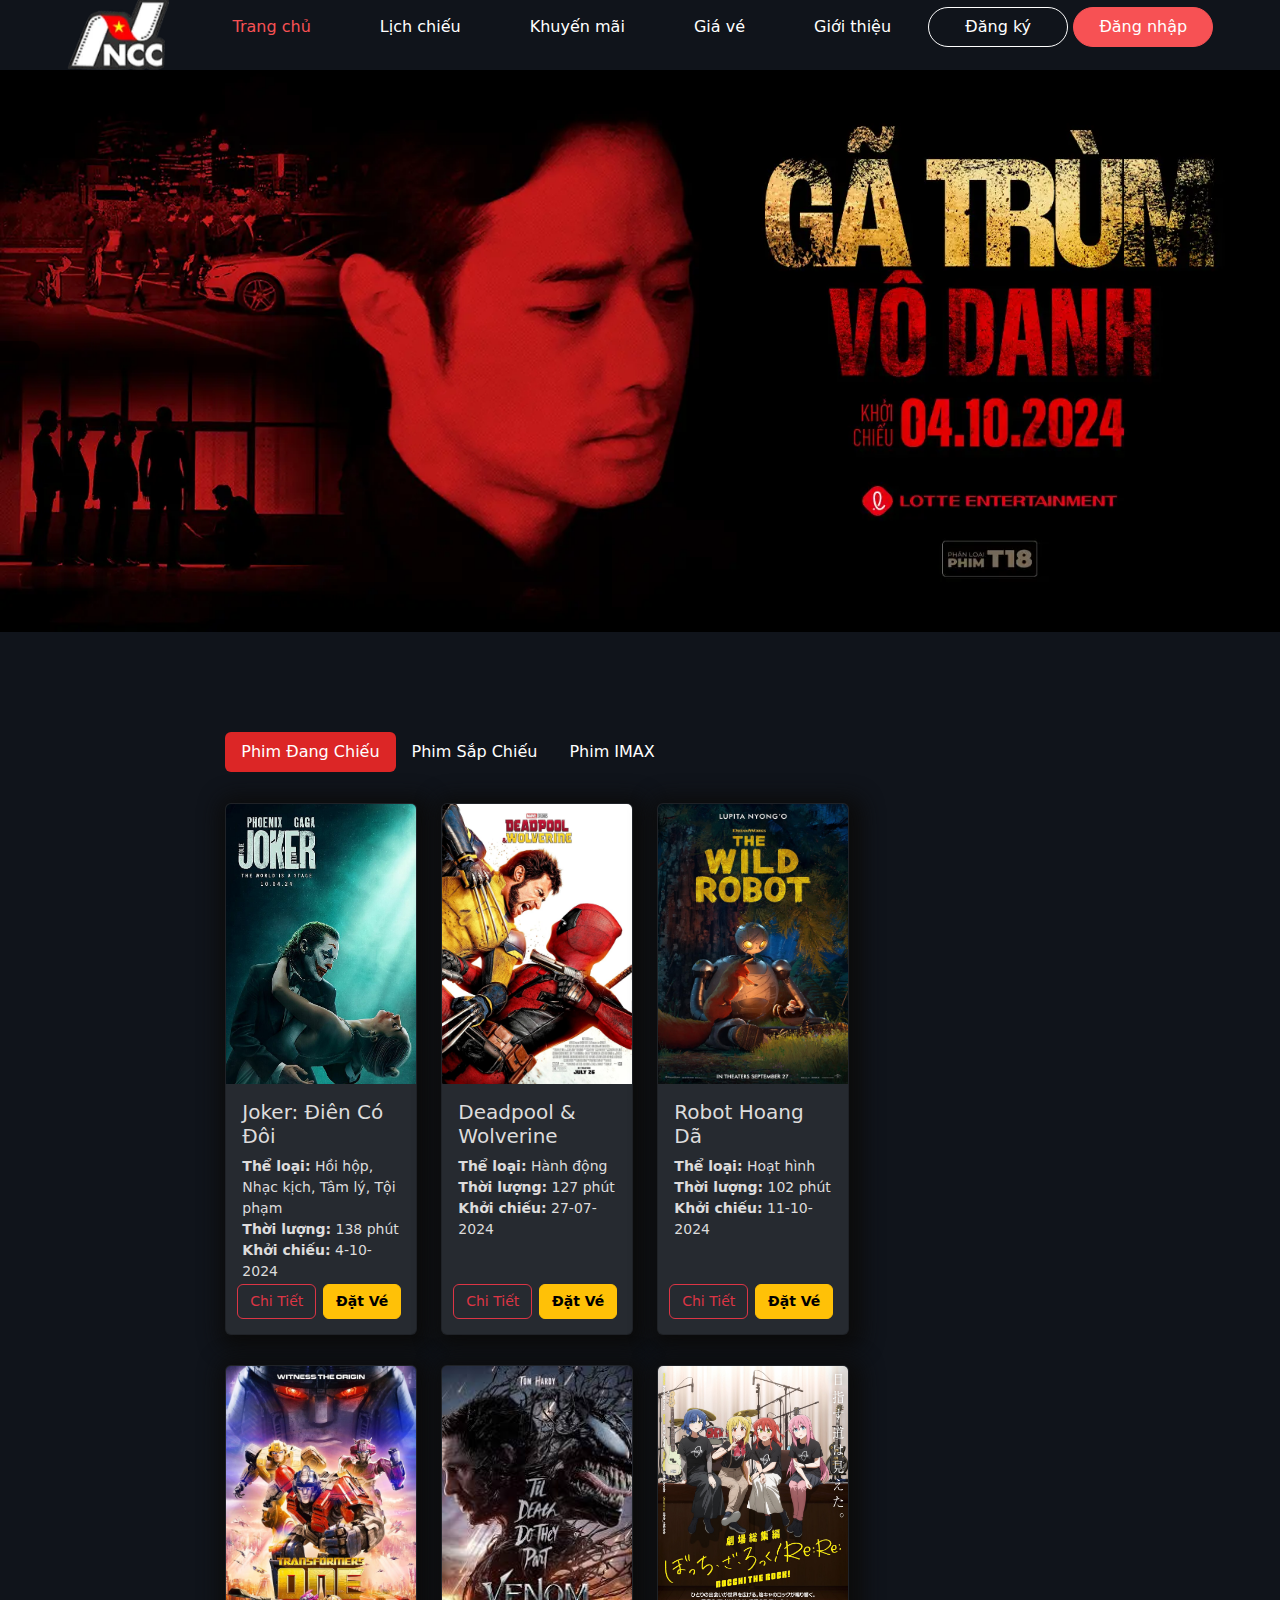
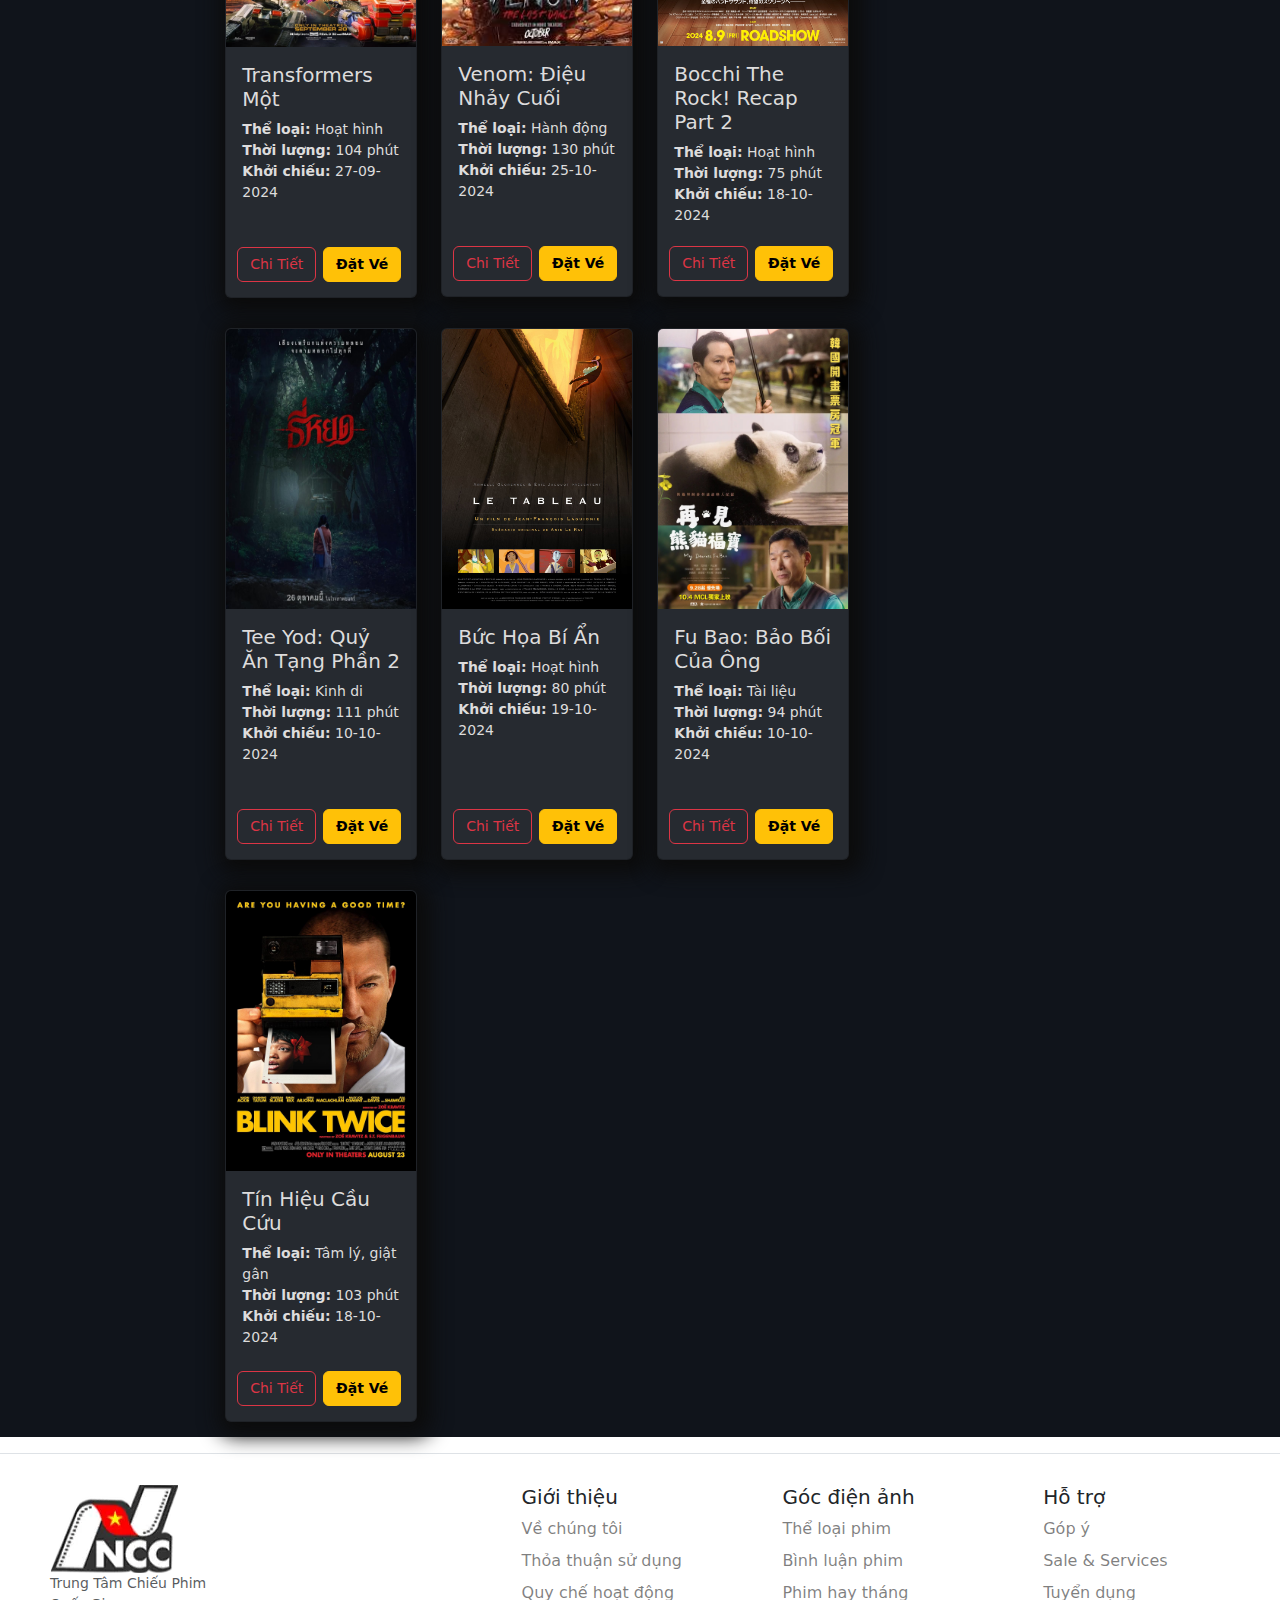
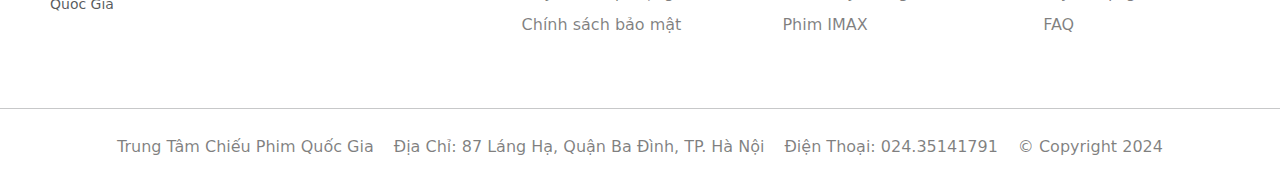
<file: index.html>
<!DOCTYPE html>
<html lang="en">

<head>
  <meta charset="UTF-8" />
  <meta name="viewport" content="width=device-width, initial-scale=1.0" />
  <link rel="stylesheet" href="./assets/css/style.css" />
  <link rel="stylesheet" href="./assets/css/responsive.css" />
  <link rel="stylesheet" href="https://cdnjs.cloudflare.com/ajax/libs/font-awesome/6.6.0/css/all.min.css"
    integrity="sha512-Kc323vGBEqzTmouAECnVceyQqyqdsSiqLQISBL29aUW4U/M7pSPA/gEUZQqv1cwx4OnYxTxve5UMg5GT6L4JJg=="
    crossorigin="anonymous" referrerpolicy="no-referrer" />
  <link href="https://cdn.jsdelivr.net/npm/bootstrap@5.3.3/dist/css/bootstrap.min.css" rel="stylesheet"
    integrity="sha384-QWTKZyjpPEjISv5WaRU9OFeRpok6YctnYmDr5pNlyT2bRjXh0JMhjY6hW+ALEwIH" crossorigin="anonymous" />
  <title>Cinema website</title>
</head>

<body>
  <div id="main">
    <!-- Header -->

    <div id="header">
      <div class="nav-logo">
        <img src="./assets/img/logo.webp" alt="">
        <div class="name">
          <p>TRUNG TÂM CHIẾU PHIM QUỐC GIA</p>
          <p>National Cinema Center</p>
        </div>
      </div>
      <div class="nav-menu">
        <i class="fa-solid fa-bars" id="menu-icon"></i>
      </div>
      <div class="nav-layout">
        <ul>
          <li><a href="" class="active">
              Trang chủ
            </a></li>
          <li><a href="">
              Lịch chiếu
            </a></li>
          <li><a href="">
              Khuyến mãi
            </a></li>
          <li><a href="./price.html">
              Giá vé
            </a></li>
          <li><a href="./introduction.html">
              Giới thiệu
            </a></li>
          <button class="btn-register">Đăng ký</button>
          <button class="btn-login">Đăng nhập</button>
        </ul>
      </div>
    </div>
    <!-- Login -->
    <div class="login js-login">
      <div class="login-container js-login-container">
        <div class="login-close js-login-close">
          <h1>Đăng nhập</h1>
          <i class="fa-solid fa-x"></i>
        </div>
        <div class="login-body">
          <label for="email"> Email</label>
          <input type="email" name="" id="" placeholder="Email">
          <label for="password"> Mật khẩu</label>
          <input type="password" name="" id="" placeholder="Mật Khẩu">
          <p>Quên mật khẩu?</p>
          <button class="btn">Đăng nhập</button>
        </div>
        <footer class="login-footer">
          <p>Bạn chưa có tài khoản? <a href="">Đăng ký</a></p>
        </footer>
      </div>
    </div>
    <div class="register js-register">

    </div>

    <!-- Slider -->
    <div id="slide">
      <img class="img hidden" src="./assets/img/0017896.webp" alt="" />
      <img class="img hidden" src="./assets/img/0017898.webp" alt="" />
      <img class="img hidden" src="./assets/img/0017900.webp" alt="" />
      <img class="img hidden" src="./assets/img/0017902.webp" alt="" />
      <img class="img hidden" src="./assets/img/0017904.webp" alt="" />
      <img class="img hidden" src="./assets/img/0017908.webp" alt="" />
      <img class="img hidden" src="./assets/img/0017910.webp" alt="" />
      <img class="img" src="./assets/img/0017915.webp" alt="" />
      <i onclick="prev()" class="fa-solid fa-circle-chevron-left slide-btn slide-btn-left prev"></i>
      <i onclick="next()" class="fa-solid fa-circle-chevron-right slide-btn slide-btn-right next"></i>
    </div>

    <!-- Container -->

    <!-- Content -->
  
    <div class="container-fluid text-center section" id="container">
      <div class="row content">
        <div class="col-sm-2 sidenav"></div>
        <div class="col-sm-8">
          <!-- Nav-Tabs -->
          <ul class="nav nav-pills mb-3" id="pills-tab" role="tablist" style="padding-top: 20px">
            <li class="nav-item movie-type" role="presentation">
              <button class="nav-link active" id="pills-nowshowing-tab" data-bs-toggle="pill" data-bs-target="#pills-nowshowing" type="button" role="tab" aria-controls="nowshowing" aria-selected="true">Phim Đang Chiếu</button>
            </li>
            <li class="nav-item" role="presentation">
              <button class="nav-link" id="pills-comingsoon-tab" data-bs-toggle="pill" data-bs-target="#pills-comingsoon" role="tab" aria-controls="comingsoon" aria-selected="false">Phim Sắp Chiếu</button>
            </li>
            <li class="nav-item" role="presentation">
              <button class="nav-link" id="pills-imax-tab" data-bs-toggle="pill" data-bs-target="#pills-imax" role="tab" aria-controls="imax" aria-selected="false">Phim IMAX</button>
            </li>
          </ul>
          <div class="tab-content" id="pills-tabContent">
            <div class="tab-pane fade show active" id="pills-nowshowing" role="tabpanel" aria-labelledby="pills-nowshowing-tab">
              <!-- Now Showing Movies -->
               <div class="row row-cols-auto list-container">
                <!-- Movie 1 -->
                <div class="col">
                  <div class="card movie-selection" style="width: 12rem">
                    <div class="img-container">
                      <img src="./images/joker2.jpg" class="card-img-top" alt="Joker" />
                    </div>
                    <div class="card-body">
                      <h5 class="card-title">Joker: Điên Có Đôi</h5>
                      <p class="card-text">
                        <b>Thể loại:</b> Hồi hộp, Nhạc kịch, Tâm lý, Tội phạm<br />
                        <b>Thời lượng:</b> 138 phút<br />
                        <b>Khởi chiếu:</b> 4-10-2024
                      </p>
                      <div class="d-grid gap-2 d-md-flex justify-content-md-end">
                        <a href="./movie_Joker2.html">
                          <button type="button" class="btn btn-warning" id="bottom">
                            Đặt Vé
                          </button>
                        </a>
                        <a href="./movie_Joker2.html">
                          <button type="button" class="btn btn-outline-danger" id="info_bottom">
                            Chi Tiết
                          </button>
                        </a>
                      </div>
                    </div>
                  </div>
                </div>

                <!-- Movie 2 -->
                <div class="col">
                  <div class="card" style="width: 12rem">
                    <div class="img-container">
                      <img src="./images/deadpool3.jpg" class="card-img-top" alt="Deadpool" />
                    </div>
                    <div class="card-body">
                      <h5 class="card-title">Deadpool & Wolverine</h5>
                      <p class="card-text">
                        <b>Thể loại:</b> Hành động<br />
                        <b>Thời lượng:</b> 127 phút<br />
                        <b>Khởi chiếu:</b> 27-07-2024
                      </p>
                      <div class="d-grid gap-2 d-md-flex justify-content-md-end">
                        <a href="https://www.youtube.com/watch?v=xvFZjo5PgG0">
                          <button type="button" class="btn btn-warning" id="bottom">
                            Đặt Vé
                          </button>
                        </a>
                        <a href="#">
                          <button type="button" class="btn btn-outline-danger" id="info_bottom">
                            Chi Tiết
                          </button>
                        </a>
                      </div>
                    </div>
                  </div>
                </div>
                <!-- Movie 3 -->
                <div class="col">
                  <div class="card" style="width: 12rem">
                    <div class="img-container">
                      <img src="./images/thewildrobot.jpg" class="card-img-top" alt="Robot Hoang Dã" />
                    </div>
                    <div class="card-body">
                      <h5 class="card-title">Robot Hoang Dã</h5>
                      <p class="card-text">
                        <b>Thể loại:</b> Hoạt hình<br />
                        <b>Thời lượng:</b> 102 phút<br />
                        <b>Khởi chiếu:</b> 11-10-2024
                      </p>
                      <div class="d-grid gap-2 d-md-flex justify-content-md-end">
                        <a href="https://www.youtube.com/watch?v=AXjm5cLgew0&t=3m1s">
                          <button type="button" class="btn btn-warning" id="bottom">
                            Đặt Vé
                          </button>
                        </a>
                        <a href="#">
                          <button type="button" class="btn btn-outline-danger" id="info_bottom">
                            Chi Tiết
                          </button>
                        </a>
                      </div>
                    </div>
                  </div>
                </div>
                <!-- Movie 4 -->
                <div class="col">
                  <div class="card" style="width: 12rem">
                    <div class="img-containter">
                      <img src="./images/transformersone.jpg" class="card-img-top" alt="Transformers One" />
                    </div>
                    <div class="card-body">
                      <h5 class="card-title">Transformers Một</h5>
                      <p class="card-text">
                        <b>Thể loại:</b> Hoạt hình<br />
                        <b>Thời lượng:</b> 104 phút<br />
                        <b>Khởi chiếu:</b> 27-09-2024
                      </p>
                      <div class="d-grid gap-2 d-md-flex justify-content-md-end">
                        <a href="https://www.youtube.com/watch?v=AXjm5cLgew0&t=3m1s">
                          <button type="button" class="btn btn-warning" id="bottom">
                            Đặt Vé
                          </button>
                        </a>
                        <a href="#">
                          <button type="button" class="btn btn-outline-danger" id="info_bottom">
                            Chi Tiết
                          </button>
                        </a>
                      </div>
                    </div>
                  </div>
                </div>
                <!-- Movie 5 -->
                <div class="col">
                  <div class="card" style="width: 12rem">
                    <div class="img-container">
                      <img src="./images/venom3.jpg" class="card-img-top" alt="Venom 3" />
                    </div>
                    <div class="card-body">
                      <h5 class="card-title">Venom: Điệu Nhảy Cuối</h5>
                      <p class="card-text">
                        <b>Thể loại:</b> Hành động<br />
                        <b>Thời lượng:</b> 130 phút<br />
                        <b>Khởi chiếu:</b> 25-10-2024
                      </p>
                      <div class="d-grid gap-2 d-md-flex justify-content-md-end">
                        <a href="https://www.youtube.com/watch?v=xvFZjo5PgG0">
                          <button type="button" class="btn btn-warning" id="bottom">
                            Đặt Vé
                          </button>
                        </a>
                        <a href="#">
                          <button type="button" class="btn btn-outline-danger" id="info_bottom">
                            Chi Tiết
                          </button>
                        </a>
                      </div>
                    </div>
                  </div>
                </div>
                <!-- Movie 6 -->
                <div class="col">
                  <div class="card" style="width: 12rem">
                    <div class="img-container">
                      <img src="./images/bocchitherock.jpg" class="card-img-top" alt="Bocchi The Rock" />
                    </div>
                    <div class="card-body">
                      <h5 class="card-title">Bocchi The Rock! Recap Part 2</h5>
                      <p class="card-text">
                        <b>Thể loại:</b> Hoạt hình<br />
                        <b>Thời lượng:</b> 75 phút<br />
                        <b>Khởi chiếu:</b> 18-10-2024
                      </p>
                      <div class="d-grid gap-2 d-md-flex justify-content-md-end">
                        <a href="https://www.youtube.com/watch?v=xvFZjo5PgG0">
                          <button type="button" class="btn btn-warning" id="bottom">
                            Đặt Vé
                          </button>
                        </a>
                        <a href="#">
                          <button type="button" class="btn btn-outline-danger" id="info_bottom">
                            Chi Tiết
                          </button>
                        </a>
                      </div>
                    </div>
                  </div>
                </div>
                <!-- Movie 7 -->
                <div class="col">
                  <div class="card" style="width: 12rem">
                    <div class="img-container">
                      <img src="./images/teeyod.jpg" class="card-img-top" alt="Tee Yod" />
                    </div>
                    <div class="card-body">
                      <h5 class="card-title">Tee Yod: Quỷ Ăn Tạng Phần 2</h5>
                      <p class="card-text">
                        <b>Thể loại:</b> Kinh di<br />
                        <b>Thời lượng:</b> 111 phút<br />
                        <b>Khởi chiếu:</b> 10-10-2024
                      </p>
                      <div class="d-grid gap-2 d-md-flex justify-content-md-end">
                        <a href="https://www.youtube.com/watch?v=xvFZjo5PgG0">
                          <button type="button" class="btn btn-warning" id="bottom">
                            Đặt Vé
                          </button>
                        </a>
                        <a href="#">
                          <button type="button" class="btn btn-outline-danger" id="info_bottom">
                            Chi Tiết
                          </button>
                        </a>
                      </div>
                    </div>
                  </div>
                </div>
                <!-- Movie 8 -->
                <div class="col">
                  <div class="card" style="width: 12rem">
                    <div class="img-container">
                      <img src="./images/letableau.jpg" class="card-img-top" alt="letableau" />
                    </div>
                    <div class="card-body">
                      <h5 class="card-title">Bức Họa Bí Ẩn</h5>
                      <p class="card-text">
                        <b>Thể loại:</b> Hoạt hình<br />
                        <b>Thời lượng:</b> 80 phút<br />
                        <b>Khởi chiếu:</b> 19-10-2024
                      </p>
                      <div class="d-grid gap-2 d-md-flex justify-content-md-end">
                        <a href="https://www.youtube.com/watch?v=xvFZjo5PgG0">
                          <button type="button" class="btn btn-warning" id="bottom">
                            Đặt Vé
                          </button>
                        </a>
                        <a href="#">
                          <button type="button" class="btn btn-outline-danger" id="info_bottom">
                            Chi Tiết
                          </button>
                        </a>
                      </div>
                    </div>
                  </div>
                </div>
                <!-- Movie 9 -->
                <div class="col">
                  <div class="card" style="width: 12rem">
                    <div class="img-container">
                      <img src="./images/fubao.jpg" class="card-img-top" alt="Fubao" />
                    </div>
                    <div class="card-body">
                      <h5 class="card-title">Fu Bao: Bảo Bối Của Ông</h5>
                      <p class="card-text">
                        <b>Thể loại:</b> Tài liệu<br />
                        <b>Thời lượng:</b> 94 phút<br />
                        <b>Khởi chiếu:</b> 10-10-2024
                      </p>
                      <div class="d-grid gap-2 d-md-flex justify-content-md-end">
                        <a href="https://www.youtube.com/watch?v=xvFZjo5PgG0">
                          <button type="button" class="btn btn-warning" id="bottom">
                            Đặt Vé
                          </button>
                        </a>
                        <a href="#">
                          <button type="button" class="btn btn-outline-danger" id="info_bottom">
                            Chi Tiết
                          </button>
                        </a>
                      </div>
                    </div>
                  </div>
                </div>
                <!-- Movie 10 -->
                <div class="col">
                  <div class="card" style="width: 12rem">
                    <div class="img-container">
                      <img src="./images/blinktwice.jpg" class="card-img-top" alt="Blink Twice" />
                    </div>
                    <div class="card-body">
                      <h5 class="card-title">Tín Hiệu Cầu Cứu</h5>
                      <p class="card-text">
                        <b>Thể loại:</b> Tâm lý, giật gân<br />
                        <b>Thời lượng:</b> 103 phút<br />
                        <b>Khởi chiếu:</b> 18-10-2024
                      </p>
                      <div class="d-grid gap-2 d-md-flex justify-content-md-end">
                        <a href="https://www.youtube.com/watch?v=xvFZjo5PgG0">
                          <button type="button" class="btn btn-warning" id="bottom">
                            Đặt Vé
                          </button>
                        </a>
                        <a href="#">
                          <button type="button" class="btn btn-outline-danger" id="info_bottom">
                            Chi Tiết
                          </button>
                        </a>
                      </div>
                    </div>
                  </div>
                </div>
               </div>
            </div>
            <div class="tab-pane fade" id="pills-comingsoon" role="tabpanel" aria-labelledby="pills-comingsoon-tab">
              <!-- Coming Soon Movies -->
               <div class="row row-cols-auto list-container">
                  <!-- Movie 1 -->
                <div class="col">
                  <div class="card" style="width: 12rem">
                    <div class="img-container">
                      <img src="./images/redone.jpg" class="card-img-top" alt="Red One" />
                    </div>
                    <div class="card-body">
                      <h5 class="card-title">Mật Mã Đỏ</h5>
                      <p class="card-text">
                        <b>Thể loại:</b> Hành động, hài, phiêu lưu<br />
                        <b>Thời lượng:</b> 105 phút<br />
                        <b>Khởi chiếu:</b> 8-11-2024
                      </p>
                      <div class="d-grid gap-2 d-md-flex justify-content-md-end">
                        <a href="https://www.youtube.com/watch?v=xvFZjo5PgG0">
                          <button type="button" class="btn btn-warning" id="bottom">
                            Đặt Vé
                          </button>
                        </a>
                        <a href="#">
                          <button type="button" class="btn btn-outline-danger" id="info_bottom">
                            Chi Tiết
                          </button>
                        </a>
                      </div>
                    </div>
                  </div>
                </div>
                <!-- Movie 2 -->
                <div class="col">
                  <div class="card" style="width: 12rem">
                    <div class="img-container">
                      <img src="./images/mufasa.jpg" class="card-img-top" alt="Mufasa" />
                    </div>
                    <div class="card-body">
                      <h5 class="card-title">Mufasa: Vua Sư Tử</h5>
                      <p class="card-text">
                        <b>Thể loại:</b> Hooạt hình, phiêu lưu<br />
                        <b>Thời lượng:</b> 105 phút<br />
                        <b>Khởi chiếu:</b> 20-12-2024
                      </p>
                      <div class="d-grid gap-2 d-md-flex justify-content-md-end">
                        <a href="https://www.youtube.com/watch?v=xvFZjo5PgG0">
                          <button type="button" class="btn btn-warning" id="bottom">
                            Đặt Vé
                          </button>
                        </a>
                        <a href="#">
                          <button type="button" class="btn btn-outline-danger" id="info_bottom">
                            Chi Tiết
                          </button>
                        </a>
                      </div>
                    </div>
                  </div>
                </div>
                <!-- Movie 3 -->
                <div class="col">
                  <div class="card" style="width: 12rem">
                    <div class="img-container">
                      <img src="./images/culinevercries.jpg" class="card-img-top" alt="Cu Li Never Cries" />
                    </div>
                    <div class="card-body">
                      <h5 class="card-title">Cu Li Không Bao Giờ Khóc</h5>
                      <p class="card-text">
                        <b>Thể loại:</b> Tâm Lý<br />
                        <b>Thời lượng:</b> 120 phút<br />
                        <b>Khởi chiếu:</b> 15-11-2024
                      </p>
                      <div class="d-grid gap-2 d-md-flex justify-content-md-end">
                        <a href="https://www.youtube.com/watch?v=xvFZjo5PgG0">
                          <button type="button" class="btn btn-warning" id="bottom">
                            Đặt Vé
                          </button>
                        </a>
                        <a href="#">
                          <button type="button" class="btn btn-outline-danger" id="info_bottom">
                            Chi Tiết
                          </button>
                        </a>
                      </div>
                    </div>
                  </div>
                </div>
                <!-- Movie 4 -->
                <div class="col">
                  <div class="card" style="width: 12rem">
                    <div class="img-container">
                      <img src="./images/kraven.jpg" class="card-img-top" alt="Kraven" />
                    </div>
                    <div class="card-body">
                      <h5 class="card-title">Kraven: Thợ Săn Thủ Lĩnh</h5>
                      <p class="card-text">
                        <b>Thể loại:</b> Hành động, hài, phiêu lưu<br />
                        <b>Thời lượng:</b> 115 phút<br />
                        <b>Khởi chiếu:</b> 13-12-2024
                      </p>
                      <div class="d-grid gap-2 d-md-flex justify-content-md-end">
                        <a href="https://www.youtube.com/watch?v=xvFZjo5PgG0">
                          <button type="button" class="btn btn-warning" id="bottom">
                            Đặt Vé
                          </button>
                        </a>
                        <a href="#">
                          <button type="button" class="btn btn-outline-danger" id="info_bottom">
                            Chi Tiết
                          </button>
                        </a>
                      </div>
                    </div>
                  </div>
                </div>
                <!-- Movie 5 -->
                <div class="col">
                  <div class="card" style="width: 12rem">
                    <div class="img-container">
                      <img src="./images/captainamerica.jpg" class="card-img-top" alt="Captain America" />
                    </div>
                    <div class="card-body">
                      <h5 class="card-title">Đội Trưởng Mỹ: Trật Tự Thế Giới Mới</h5>
                      <p class="card-text">
                        <b>Thể loại:</b> Hành động<br />
                        <b>Thời lượng:</b> 120 phút<br />
                        <b>Khởi chiếu:</b> 14-02-2025
                      </p>
                      <div class="d-grid gap-2 d-md-flex justify-content-md-end">
                        <a href="https://www.youtube.com/watch?v=xvFZjo5PgG0">
                          <button type="button" class="btn btn-warning" id="bottom">
                            Đặt Vé
                          </button>
                        </a>
                        <a href="#">
                          <button type="button" class="btn btn-outline-danger" id="info_bottom">
                            Chi Tiết
                          </button>
                        </a>
                      </div>
                    </div>
                  </div>
                </div>
                <!-- Movie 6 -->
                <div class="col">
                  <div class="card" style="width: 12rem">
                    <div class="img-container">
                      <img src="./images/minecraft.jpg" class="card-img-top" alt="Minecraft" />
                    </div>
                    <div class="card-body">
                      <h5 class="card-title">Thế Giới Minecraft</h5>
                      <p class="card-text">
                        <b>Thể loại:</b> Hài, phiêu lưu<br />
                        <b>Thời lượng:</b> 100 phút<br />
                        <b>Khởi chiếu:</b> 04-2025
                      </p>
                      <div class="d-grid gap-2 d-md-flex justify-content-md-end">
                        <a href="https://www.youtube.com/watch?v=xvFZjo5PgG0">
                          <button type="button" class="btn btn-warning" id="bottom">
                            Đặt Vé
                          </button>
                        </a>
                        <a href="#">
                          <button type="button" class="btn btn-outline-danger" id="info_bottom">
                            Chi Tiết
                          </button>
                        </a>
                      </div>
                    </div>
                  </div>
                </div>
                <!-- Movie 7 -->
                <div class="col">
                  <div class="card" style="width: 12rem">
                    <div class="img-container">
                      <img src="./images/thunderbolts.jpg" class="card-img-top" alt="Thunderbolts" />
                    </div>
                    <div class="card-body">
                      <h5 class="card-title">Biệt Đội Sấm Chớp</h5>
                      <p class="card-text">
                        <b>Thể loại:</b> Hành động<br />
                        <b>Thời lượng:</b> 118 phút<br />
                        <b>Khởi chiếu:</b> 02-05-2025
                      </p>
                      <div class="d-grid gap-2 d-md-flex justify-content-md-end">
                        <a href="https://www.youtube.com/watch?v=xvFZjo5PgG0">
                          <button type="button" class="btn btn-warning" id="bottom">
                            Đặt Vé
                          </button>
                        </a>
                        <a href="#">
                          <button type="button" class="btn btn-outline-danger" id="info_bottom">
                            Chi Tiết
                          </button>
                        </a>
                      </div>
                    </div>
                  </div>
                </div>
                <!-- Movie 8 -->
                <div class="col">
                  <div class="card" style="width: 12rem">
                    <div class="img-container">
                      <img src="./images/snowwhite.jpg" class="card-img-top" alt="Snow White" />
                    </div>
                    <div class="card-body">
                      <h5 class="card-title">Nàng Bạch Tuyết</h5>
                      <p class="card-text">
                        <b>Thể loại:</b> Phiêu lưu, tâm lý<br />
                        <b>Thời lượng:</b> 105 phút<br />
                        <b>Khởi chiếu:</b> 03-2025
                      </p>
                      <div class="d-grid gap-2 d-md-flex justify-content-md-end">
                        <a href="https://www.youtube.com/watch?v=xvFZjo5PgG0">
                          <button type="button" class="btn btn-warning" id="bottom">
                            Đặt Vé
                          </button>
                        </a>
                        <a href="#">
                          <button type="button" class="btn btn-outline-danger" id="info_bottom">
                            Chi Tiết
                          </button>
                        </a>
                      </div>
                    </div>
                  </div>
                </div>
                <!-- Movie 1 -->
                <div class="col">
                  <div class="card" style="width: 12rem">
                    <div class="img-container">
                      <img src="./images/moana2.jpg" class="card-img-top" alt="Moana 2" />
                    </div>
                    <div class="card-body">
                      <h5 class="card-title">Moana 2</h5>
                      <p class="card-text">
                        <b>Thể loại:</b> Hoạt hình, phiêu lưu<br />
                        <b>Thời lượng:</b> 90 phút<br />
                        <b>Khởi chiếu:</b> 29-11-2024
                      </p>
                      <div class="d-grid gap-2 d-md-flex justify-content-md-end">
                        <a href="https://www.youtube.com/watch?v=xvFZjo5PgG0">
                          <button type="button" class="btn btn-warning" id="bottom">
                            Đặt Vé
                          </button>
                        </a>
                        <a href="#">
                          <button type="button" class="btn btn-outline-danger" id="info_bottom">
                            Chi Tiết
                          </button>
                        </a>
                      </div>
                    </div>
                  </div>
                </div>
              </div>
            </div>
            <div class="tab-pane fade" id="pills-imax" role="tabpanel" aria-labelledby="pills-imax-tab">
              <!-- IMAX Movies -->
              <div class="row row-cols-auto list-container">
                <!-- Movie 1 -->
                <div class="col">
                  <div class="card" style="width: 12rem">
                    <div class="img-container">
                      <img src="./images/joker2.jpg" class="card-img-top" alt="Joker" />
                    </div>
                    <div class="card-body">
                      <h5 class="card-title">Joker: Điên Có Đôi</h5>
                      <p class="card-text">
                        <b>Thể loại:</b> Hồi hộp, Nhạc kịch, Tâm lý, Tội phạm<br />
                        <b>Thời lượng:</b> 138 phút<br />
                        <b>Khởi chiếu:</b> 4-10-2024
                      </p>
                      <div class="d-grid gap-2 d-md-flex justify-content-md-end">
                        <a href="./movie_Joker2.html">
                          <button type="button" class="btn btn-warning" id="bottom">
                            Đặt Vé
                          </button>
                        </a>
                        <a href="./movie_Joker2.html">
                          <button type="button" class="btn btn-outline-danger" id="info_bottom">
                            Chi Tiết
                          </button>
                        </a>
                      </div>
                    </div>
                  </div>
                </div>
                <!-- Movie 2 -->
                <div class="col">
                  <div class="card" style="width: 12rem">
                    <div class="img-container">
                      <img src="./images/deadpool3.jpg" class="card-img-top" alt="Deadpool" />
                    </div>
                    <div class="card-body">
                      <h5 class="card-title">Deadpool & Wolverine</h5>
                      <p class="card-text">
                        <b>Thể loại:</b> Hành động<br />
                        <b>Thời lượng:</b> 127 phút<br />
                        <b>Khởi chiếu:</b> 27-07-2024
                      </p>
                      <div class="d-grid gap-2 d-md-flex justify-content-md-end">
                        <a href="https://www.youtube.com/watch?v=xvFZjo5PgG0">
                          <button type="button" class="btn btn-warning" id="bottom">
                            Đặt Vé
                          </button>
                        </a>
                        <a href="#">
                          <button type="button" class="btn btn-outline-danger" id="info_bottom">
                            Chi Tiết
                          </button>
                        </a>
                      </div>
                    </div>
                  </div>
                </div>
                <!-- Movie 3 -->
                <div class="col">
                  <div class="card" style="width: 12rem">
                    <div class="img-container">
                      <img src="./images/venom3.jpg" class="card-img-top" alt="Venom 3" />
                    </div>
                    <div class="card-body">
                      <h5 class="card-title">Venom: Điệu Nhảy Cuối</h5>
                      <p class="card-text">
                        <b>Thể loại:</b> Hành động<br />
                        <b>Thời lượng:</b> 130 phút<br />
                        <b>Khởi chiếu:</b> 25-10-2024
                      </p>
                      <div class="d-grid gap-2 d-md-flex justify-content-md-end">
                        <a href="https://www.youtube.com/watch?v=xvFZjo5PgG0">
                          <button type="button" class="btn btn-warning" id="bottom">
                            Đặt Vé
                          </button>
                        </a>
                        <a href="#">
                          <button type="button" class="btn btn-outline-danger" id="info_bottom">
                            Chi Tiết
                          </button>
                        </a>
                      </div>
                    </div>
                  </div>
                </div>
              </div>
              
            </div>
          </div>
          
        <div class="col-sm-2 sidenav">
          <!-- blank -->
        </div>
      </div>
    </div>
    <script src="./assets/js/slide.js"></script>
  </div>
  <!-- Footer -->
  <div class="footer">
    <footer class="row row-cols-1 row-cols-sm-2 row-cols-md-5 py-3 my-3 border-top">
      <div class="col mb-3 footer-logo">
        <a href="./index.html">
          <img src="./assets/img/logo.webp" alt="" />
        </a>
        <p class="text-muted" style="font-size: 14px">
          Trung Tâm Chiếu Phim Quốc Gia
        </p>
      </div>
      <div class="col mb-3"></div>
      <div class="col mb-3">
        <h5>Giới thiệu</h5>
        <ul class="nav flex-column">
          <li class="nav-item mb-2"><a href="#">Về chúng tôi</a></li>
          <li class="nav-item mb-2"><a href="#">Thỏa thuận sử dụng</a></li>
          <li class="nav-item mb-2"><a href="#">Quy chế hoạt động</a></li>
          <li class="nav-item mb-2"><a href="#">Chính sách bảo mật</a></li>
        </ul>
      </div>
      <div class="col mb-3">
        <h5>Góc điện ảnh</h5>
        <ul class="nav flex-column">
          <li class="nav-item mb-2"><a href="#">Thể loại phim</a></li>
          <li class="nav-item mb-2"><a href="#">Bình luận phim</a></li>
          <li class="nav-item mb-2"><a href="#">Phim hay tháng</a></li>
          <li class="nav-item mb-2"><a href="#">Phim IMAX</a></li>
        </ul>
      </div>
      <div class="col mb-3">
        <h5>Hỗ trợ</h5>
        <ul class="nav flex-column">
          <li class="nav-item mb-2"><a href="#">Góp ý</a></li>
          <li class="nav-item mb-2"><a href="#">Sale & Services</a></li>
          <li class="nav-item mb-2"><a href="#">Tuyển dụng</a></li>
          <li class="nav-item mb-2"><a href="#">FAQ</a></li>
        </ul>
      </div>
    </footer>
    <hr />
    <div class="cinema-info" style="text-align: center">
      <p>Trung Tâm Chiếu Phim Quốc Gia</p>
      <p>Địa Chỉ: 87 Láng Hạ, Quận Ba Đình, TP. Hà Nội</p>
      <p>Điện Thoại: 024.35141791</p>
      <br />
      <p>&copy; Copyright 2024</p>
    </div>
  </div>
  <script src="https://cdn.jsdelivr.net/npm/bootstrap@5.3.3/dist/js/bootstrap.min.js"
    integrity="sha384-0pUGZvbkm6XF6gxjEnlmuGrJXVbNuzT9qBBavbLwCsOGabYfZo0T0to5eqruptLy"
    crossorigin="anonymous"></script>
</body>

</html>
</file>
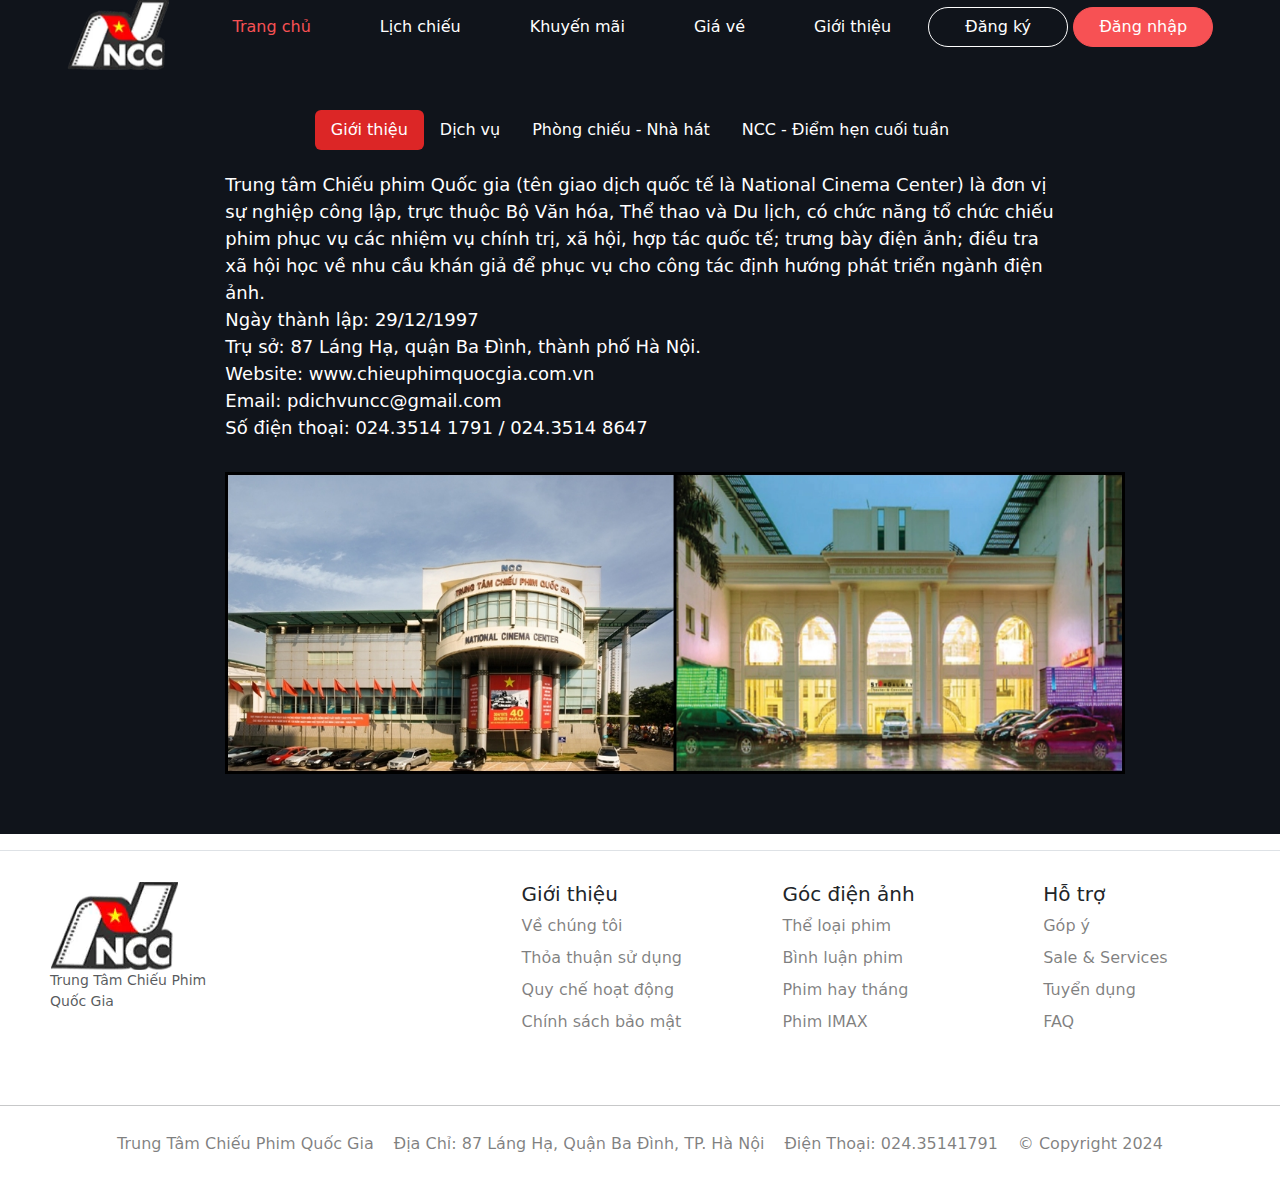
<file: about.html>
<!DOCTYPE html>
<html lang="en">
<head>
    <meta charset="UTF-8">
    <meta name="viewport" content="width=device-width, initial-scale=1.0">
    <link rel="stylesheet" href="./assets/css/responsive.css">
    <link rel="stylesheet" href="./assets/css/style.css">
    <link rel="stylesheet" href="https://cdnjs.cloudflare.com/ajax/libs/font-awesome/6.6.0/css/all.min.css" integrity="sha512-Kc323vGBEqzTmouAECnVceyQqyqdsSiqLQISBL29aUW4U/M7pSPA/gEUZQqv1cwx4OnYxTxve5UMg5GT6L4JJg==" crossorigin="anonymous" referrerpolicy="no-referrer" />
    <link
      href="https://cdn.jsdelivr.net/npm/bootstrap@5.3.3/dist/css/bootstrap.min.css"
      rel="stylesheet"
      integrity="sha384-QWTKZyjpPEjISv5WaRU9OFeRpok6YctnYmDr5pNlyT2bRjXh0JMhjY6hW+ALEwIH"
      crossorigin="anonymous"
    />
    <link rel="stylesheet" href="https://cdnjs.cloudflare.com/ajax/libs/font-awesome/6.6.0/css/all.min.css">
    <link rel="stylesheet" href="./assets/css/style.css" />
  <link rel="stylesheet" href="./assets/css/responsive.css" />
  <link rel="stylesheet" href="https://cdnjs.cloudflare.com/ajax/libs/font-awesome/6.6.0/css/all.min.css"
    integrity="sha512-Kc323vGBEqzTmouAECnVceyQqyqdsSiqLQISBL29aUW4U/M7pSPA/gEUZQqv1cwx4OnYxTxve5UMg5GT6L4JJg=="
    crossorigin="anonymous" referrerpolicy="no-referrer" />
  <link href="https://cdn.jsdelivr.net/npm/bootstrap@5.3.3/dist/css/bootstrap.min.css" rel="stylesheet"
    integrity="sha384-QWTKZyjpPEjISv5WaRU9OFeRpok6YctnYmDr5pNlyT2bRjXh0JMhjY6hW+ALEwIH" crossorigin="anonymous" />

    <title>Giới thiệu</title>
</head>
<body>
    <div class="main">
        <!-- Header -->
    
    <div id="header">
        <div class="nav-logo">
          <img src="./assets/img/logo.webp" alt="">
          <div class="name">
            <p>TRUNG TÂM CHIẾU PHIM QUỐC GIA</p>
            <p>National Cinema Center</p>
          </div>
        </div>
        <div class="nav-menu">
          <i class="fa-solid fa-bars" id="menu-icon"></i>
        </div>
        <div class="nav-layout">
          <ul>
            <li><a href="" class="active">
                Trang chủ
              </a></li>
            <li><a href="">
                Lịch chiếu
              </a></li>
            <li><a href="">
                Khuyến mãi
              </a></li>
            <li><a href="./price.html">
                Giá vé
              </a></li>
            <li><a href="./introduction.html">
                Giới thiệu
              </a></li>
            <button class="btn-register">Đăng ký</button>
            <button class="btn-login">Đăng nhập</button>
          </ul>
        </div>
    </div>
        <!-- Login -->
    <div class="login js-login">
        <div class="login-container js-login-container">
          <div class="login-close js-login-close">
            <h1>Đăng nhập</h1>
            <i class="fa-solid fa-x"></i>
          </div>
          <div class="login-body">
            <label for="email"> Email</label>
            <input type="email" name="" id="" placeholder="Email">
            <label for="password"> Mật khẩu</label>
            <input type="password" name="" id="" placeholder="Mật Khẩu">
            <p>Quên mật khẩu?</p>
            <button class="btn">Đăng nhập</button>
          </div>
          <footer class="login-footer">
            <p>Bạn chưa có tài khoản? <a href="">Đăng ký</a></p>
          </footer>
        </div>
      </div>
      <div class="register js-register">
  
      </div>    
      <div class="section">
        <div class="container-fluid">
          <div class="row content">
            <div class="col-lg-2 col-sm-0 sidenav">
              <!-- Blank -->
            </div>
            <div class="col-lg-8 col-sm-6">
              <div class="tab-description-container">
                <ul class="nav nav-pills mb-3" id="pills-tab" role="tablist">
                  <li class="nav-item" role="presentation">
                      <button class="nav-link active" id="pills-intro-tab" data-bs-toggle="pill" data-bs-target="#pills-intro" role="tab" aria-controls="pills-intro" aria-selected="true">Giới thiệu</button>
                  </li>
                  <li class="nav-item" role="presentation">
                      <button class="nav-link" id="pills-serivces-tab" data-bs-toggle="pill" data-bs-target="#pills-services" role="tab" aria-controls="pills-services" aria-selected="false">Dịch vụ</button>
                  </li>
                  <li class="nav-item" role="presentation">
                      <button class="nav-link" id="pills-theaters-tab" data-bs-toggle="pill" data-bs-target="#pills-theaters" role="tab" aria-controls="pills-theaters" aria-selected="false">Phòng chiếu - Nhà hát</button>
                  </li>
                  <li class="nav-item" role="presentation">
                      <button class="nav-link" id="pills-weekly-tab" data-bs-toggle="pill" data-bs-target="#pills-weekly" role="tab" aria-controls="pills-weekly" aria-selected="false">NCC - Điểm hẹn cuối tuần</button>
                  </li>
                </ul>
              </div>
              
              <div class="tab-content description" id="pills-tabContent">
                <div class="tab-pane fade show active description-content-container" id="pills-intro" role="tabpanel" aria-labelledby="pills-intro-tab">
                    <p>Trung tâm Chiếu phim Quốc gia (tên giao dịch quốc tế là National Cinema Center) là đơn vị sự nghiệp công lập, trực thuộc Bộ Văn hóa, Thể thao và Du lịch, có chức năng tổ chức chiếu phim phục vụ các nhiệm vụ chính trị, xã hội, hợp tác quốc tế; trưng bày điện ảnh; điều tra xã hội học về nhu cầu khán giả để phục vụ cho công tác định hướng phát triển ngành điện ảnh.
                        <br>Ngày thành lập: 29/12/1997
                        <br>Trụ sở: 87 Láng Hạ, quận Ba Đình, thành phố Hà Nội.
                        <br>Website: www.chieuphimquocgia.com.vn
                        <br>Email: pdichvuncc@gmail.com
                        <br>Số điện thoại: 024.3514 1791 / 024.3514 8647
                    </p>
                    <div class="image-container">
                      <img src="./images/ncc2.jpg" alt="Trung tâm Chiếu phim Quốc gia">
                    </div>
                </div>
                <div class="tab-pane fade" id="pills-services" role="tabpanel" aria-labelledby="pills-services-tab">
                    <p>
                        Trung tâm Chiếu phim Quốc gia là một địa chỉ quen thuộc và yêu mến đối với những người yêu điện ảnh Thủ đô và cả nước, là điểm đến giải trí cực kỳ hấp dẫn dành cho mọi lứa tuổi với nhiều hoạt động dịch vụ đa dạng.
                    </p>
                    <p><b>1. Hoạt động điện ảnh:</b></p>
                    <p>Chiếu phim phục vụ các nhiệm vụ chính trị, xã hội.</p>
                    <div class="image-container">
                      <img src="./images/ncc3.jpg" alt="Trung tâm Chiếu phim Quốc gia">
                    </div>
                    <p>Tổ chức, thực hiện Liên hoan phim, Tuần lễ phim trong nước, Khu vực và Quốc tế.
                    <div class="image-container">
                      <img src="./images/ncc4.jpg" alt="Trung tâm Chiếu phim Quốc gia">
                    </div>
                    <p>Chiếu phim phục vụ khán giả</p>
                    <div class="image-container">
                      <img src="./images/ncc5.jpg" alt="Trung tâm Chiếu phim Quốc gia">
                    </div>
                    <div class="image-container">
                      <img src="./images/ncc7.jpg" alt="Trung tâm Chiếu phim Quốc gia">
                    </div>
                    <p>Trưng bày điện ảnh</p>
                    <div class="image-container">
                      <img src="./images/ncc6.jpg" alt="Trung tâm Chiếu phim Quốc gia">
                    </div>

                    <p><b>2. Hoạt động biểu diễn nghệ thuật, ca nhạc tạp kỹ:</b></p>
                    <div class="image-container">
                      <img src="./images/ncc8.jpg" alt="Trung tâm Chiếu phim Quốc gia">
                    </div>
                    <p><b>3. Dịch vụ khác:</b></p>
                    <p>Tổ chức sự kiện (Sự kiện, hội nghị hội thảo, ra mắt phim...).</p>
                    <div class="image-container">
                      <img src="./images/ncc9.jpg" alt="Trung tâm Chiếu phim Quốc gia">
                    </div>
                    <div class="image-container">
                      <img src="./images/ncc10.jpg" alt="Trung tâm Chiếu phim Quốc gia">
                    </div>
                    <p>Vui chơi giải trí</p>
                    <div class="image-container">
                      <img src="./images/ncc11.jpg" alt="Trung tâm Chiếu phim Quốc gia">
                    </div>
                    <p>Ẩm thực</p>
                    <div class="image-container">
                      <img src="./images/ncc12.jpg" alt="Trung tâm Chiếu phim Quốc gia">
                    </div>
                    <p>Quảng cáo thương mại</p>
                    <div class="image-container">
                      <img src="./images/ncc13.jpg" alt="Trung tâm Chiếu phim Quốc gia">
                    </div>
                    <p>Trung tâm Chiếu phim Quốc gia rất hân hạnh được đón tiếp và phục vụ quý khách hàng.</p>
                </div>
                <div class="tab-pane fade description-content-container" id="pills-theaters" role="tabpanel" aria-labelledby="pills-theaters-tab">
                    <p>
                        Khu chiếu phim 3 tầng với 14 phòng chiếu, âm thanh, ánh sáng chất lượng cao, Trung tâm Chiếu phim Quốc gia trình chiếu được các thể loại phim: 2D, 3D, không gian rộng rãi, bắt mắt. Các phòng chiếu phim của Trung tâm có tổng cộng 2.365 chỗ ngồi với hơn 60 suất chiếu/ ngày. Phòng lớn nhất 402 chỗ, phòng nhỏ nhất 98 chỗ.
                        <br>Hàng năm, Trung tâm Chiếu phim Quốc gia được đón tiếp nhiều đoàn khách tập thể đến xem phim từ các Trường Mẫu giáo, Tiểu học, THCS, THPT, đơn vị, công ty . . . quy mô phục vụ lên tới hơn 2000 khách/lượt. Các đối tác thân thiết của Trung tâm xem phim thường xuyên tại đây như trường Tiểu học Đoàn Thị Điểm, trường THCS Đoàn Thị Điểm, trường liên cấp Vinschool, trường Tiểu học Newton Goldmark, trường Tiểu học I-sắc Niu-tơn...
                    </p>
                    <div class="image-container">
                      <img src="./images/ncc14.jpg" alt="Trung tâm Chiếu phim Quốc gia">
                    </div>
                    <p>
                        Khu trưng bày điện ảnh – Biểu diễn nghệ thuật – Tổ chức sự kiện là khối nhà 5 tầng, mặt tiền nằm phía đường Láng Hạ. Tầng 1, 3, 4 có khả năng phục vụ lên tới hơn 1000 chỗ là nơi chuyên tổ chức các sự kiện, hội nghị, hội thảo, họp báo, tiệc cưới, tri ân khách hàng, sinh nhật... Tầng 2 Nhà hát với sức chứa hơn 300 chỗ là nơi khán giả có thể thưởng thức các chương trình nghệ thuật tạp kỹ đặc sắc diễn ra hàng tuần.
                    </p>
                    <div class="image-container">
                      <img src="./images/ncc15.jpg" alt="Trung tâm Chiếu phim Quốc gia">
                    </div>
                    <div class="image-container">
                      <img src="./images/ncc16.jpg" alt="Trung tâm Chiếu phim Quốc gia">
                    </div>
                </div>
                <div class="tab-pane fade description-content-container" id="pills-weekly" role="tabpanel" aria-labelledby="pills-weekly-tab">
                    <p>
                        Hoạt động vui chơi giải trí - ẩm thực ngoài trời “NCC – Điểm hẹn cuối tuần” là sự kiện ngoài trời diễn ra từ 17h30 đến 22h30 vào tối Thứ 6 – Thứ 7 hàng tuần. Trung tâm Chiếu phim không chỉ là đơn thuần là nơi chiếu phim mà còn là không gian văn hóa với nhiều hoạt động vui chơi, giải trí khác nhau phù hợp với nhiều đối tượng.
                        <br>Khán giả có thể khám phá và trải nghiệm nhiều quầy hàng đa dạng như quầy đồ ăn; quầy trò chơi hoạt náo; quầy mua sắm, đồ lưu niệm và biểu diễn ca nhạc, nhạc cụ không chuyên... 
                    </p>
                    <div class="image-container">
                      <img src="./images/ncc17.jpg" alt="Trung tâm Chiếu phim Quốc gia">
                    </div>
                    <div class="image-container">
                      <img src="./images/ncc18.jpg" alt="Trung tâm Chiếu phim Quốc gia">
                    </div>
                </div>
              </div>
            </div>
            <div class="col-lg-2 col-sm-0 sidenav">
              <!-- Blank -->
            </div>
          </div>
        </div>
      </div>
    </div>
    <!-- Footer -->
  <div class="footer">
    <footer class="row row-cols-1 row-cols-sm-2 row-cols-md-5 py-3 my-3 border-top">
      <div class="col mb-3 footer-logo">
        <a href="./index.html">
          <img src="./assets/img/logo.webp" alt="" />
        </a>
        <p class="text-muted" style="font-size: 14px">
          Trung Tâm Chiếu Phim Quốc Gia
        </p>
      </div>
      <div class="col mb-3"></div>
      <div class="col mb-3">
        <h5>Giới thiệu</h5>
        <ul class="nav flex-column">
          <li class="nav-item mb-2"><a href="#">Về chúng tôi</a></li>
          <li class="nav-item mb-2"><a href="#">Thỏa thuận sử dụng</a></li>
          <li class="nav-item mb-2"><a href="#">Quy chế hoạt động</a></li>
          <li class="nav-item mb-2"><a href="#">Chính sách bảo mật</a></li>
        </ul>
      </div>
      <div class="col mb-3">
        <h5>Góc điện ảnh</h5>
        <ul class="nav flex-column">
          <li class="nav-item mb-2"><a href="#">Thể loại phim</a></li>
          <li class="nav-item mb-2"><a href="#">Bình luận phim</a></li>
          <li class="nav-item mb-2"><a href="#">Phim hay tháng</a></li>
          <li class="nav-item mb-2"><a href="#">Phim IMAX</a></li>
        </ul>
      </div>
      <div class="col mb-3">
        <h5>Hỗ trợ</h5>
        <ul class="nav flex-column">
          <li class="nav-item mb-2"><a href="#">Góp ý</a></li>
          <li class="nav-item mb-2"><a href="#">Sale & Services</a></li>
          <li class="nav-item mb-2"><a href="#">Tuyển dụng</a></li>
          <li class="nav-item mb-2"><a href="#">FAQ</a></li>
        </ul>
      </div>
    </footer>
    <hr />
    <div class="cinema-info" style="text-align: center">
      <p>Trung Tâm Chiếu Phim Quốc Gia</p>
      <p>Địa Chỉ: 87 Láng Hạ, Quận Ba Đình, TP. Hà Nội</p>
      <p>Điện Thoại: 024.35141791</p>
      <br />
      <p>&copy; Copyright 2024</p>
    </div>
  </div>
    <script
      src="https://cdn.jsdelivr.net/npm/bootstrap@5.3.3/dist/js/bootstrap.min.js"
      integrity="sha384-0pUGZvbkm6XF6gxjEnlmuGrJXVbNuzT9qBBavbLwCsOGabYfZo0T0to5eqruptLy"
      crossorigin="anonymous"
    ></script>
</body>
</file>
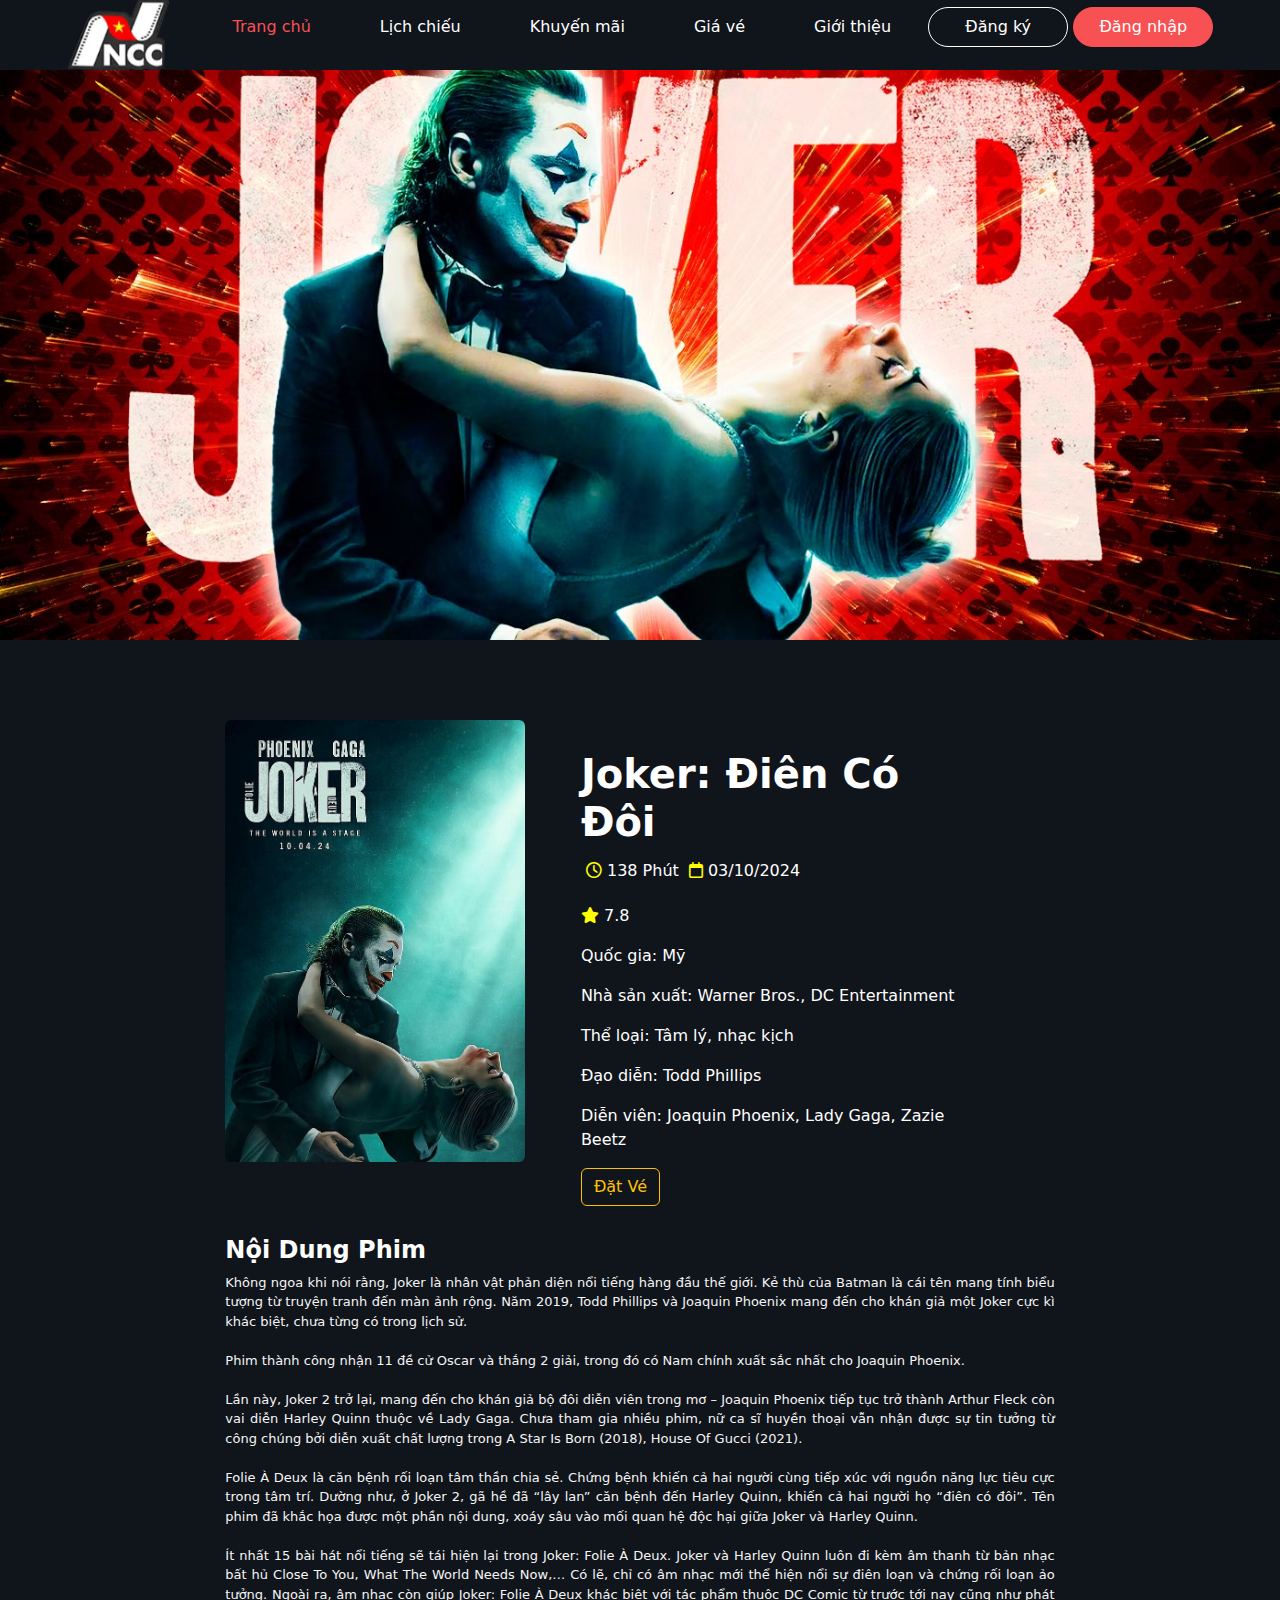
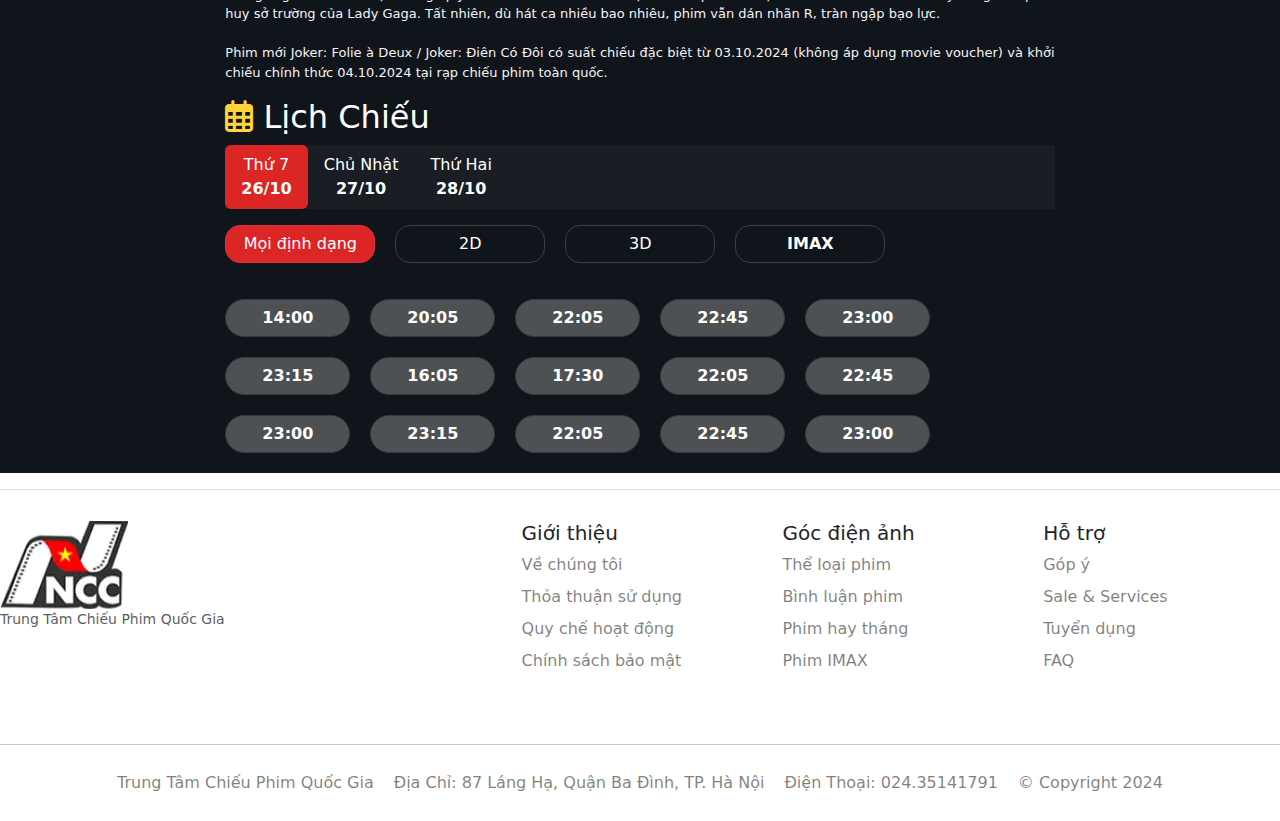
<file: movie_Joker2.html>
<!DOCTYPE html>
<html lang="en">
<head>
    <meta charset="UTF-8">
    <meta name="viewport" content="width=device-width, initial-scale=1.0">
    <link rel="stylesheet" href="./assets/css/style.css">
    <link rel="stylesheet" href="./assets/css/responsive.css">
    <link rel="stylesheet" href="https://cdnjs.cloudflare.com/ajax/libs/font-awesome/6.6.0/css/all.min.css" integrity="sha512-Kc323vGBEqzTmouAECnVceyQqyqdsSiqLQISBL29aUW4U/M7pSPA/gEUZQqv1cwx4OnYxTxve5UMg5GT6L4JJg==" crossorigin="anonymous" referrerpolicy="no-referrer" />
    <link
      href="https://cdn.jsdelivr.net/npm/bootstrap@5.3.3/dist/css/bootstrap.min.css"
      rel="stylesheet"
      integrity="sha384-QWTKZyjpPEjISv5WaRU9OFeRpok6YctnYmDr5pNlyT2bRjXh0JMhjY6hW+ALEwIH"
      crossorigin="anonymous"
    />
    <link rel="stylesheet" href="https://cdnjs.cloudflare.com/ajax/libs/font-awesome/6.6.0/css/all.min.css">
    <title>Joker 2: Folie À Deux</title>
</head>
<body>
    <div id="main">

        <!-- Header -->
    
    <div id="header">
        <div class="nav-logo">
          <img src="./assets/img/logo.webp" alt="">
          <div class="name">
            <p>TRUNG TÂM CHIẾU PHIM QUỐC GIA</p>
            <p>National Cinema Center</p>
          </div>
        </div>
        <div class="nav-menu">
          <i class="fa-solid fa-bars" id="menu-icon"></i>
        </div>
        <div class="nav-layout">
          <ul>
            <li><a href="./index.html" class="active">
                Trang chủ
              </a></li>
            <li><a href="">
                Lịch chiếu
              </a></li>
            <li><a href="">
                Khuyến mãi
              </a></li>
            <li><a href="">
                Giá vé
              </a></li>
            <li><a href="">
                Giới thiệu
              </a></li>
            <button class="btn-register">Đăng ký</button>
            <button class="btn-login">Đăng nhập</button>
          </ul>
        </div>
      </div>
      <!-- Login -->
      <div class="login js-login">
        <div class="login-container js-login-container">
          <div class="login-close js-login-close">
            <h1>Đăng nhập</h1>
            <i class="fa-solid fa-x"></i>
          </div>
          <div class="login-body">
            <label for="email"> Email</label>
            <input type="email" name="" id="" placeholder="Email">
            <label for="password"> Mật khẩu</label>
            <input type="password" name="" id="" placeholder="Mật Khẩu">
            <p>Quên mật khẩu?</p>
            <button class="btn">Đăng nhập</button>
          </div>
          <footer class="login-footer">
            <p>Bạn chưa có tài khoản? <a href="">Đăng ký</a></p>
          </footer>
        </div>
      </div>
      <div class="register js-register">
  
      </div>        
          <!-- Container -->
      <div class="poster-container">
          <a href="#" data-bs-toggle="modal" data-bs-target="#videoModal">
              <div class="poster" style="width: 100%; height: auto">
                  <img src="./images/joker2landscape.avif" alt="Joker2">
              </div>
              <button class="hover-button">
                  <i class="fa-solid fa-circle-play fa-6x" style="color: #63E6BE;"></i>
              </button>
          </a>
      </div>
        <!-- Content -->
        <div class="section">
          <div class="container-fluid text-center">
              <div class="row content">
                  <div class="col-lg-2 col-sm-0 sidenav">
                      <!-- blank -->
                  </div>
                  <div class="col-lg-8 col-sm-6">
                      <div class="row">
                          <div class="col-sm-5">
                              <div class="movie_poster">
                                  <img src="./images/joker2.jpg" alt="Joker Folie A Deux" class="rounded float-start img-responsive">
                              </div>
                          </div>
                          <div class="col-sm-6" style="padding-top: 30px">
                              <div class="movie-info">
                                  <h1 style="font-weight: bold;">Joker: Điên Có Đôi</h1>
                                  <div class="time">
                                      <p><i class="fa-regular fa-clock" style="color: yellow"></i> 138 Phút</p>
                                      <p><i class="fa-regular fa-calendar" style="color: yellow"></i> 03/10/2024</p>
                                  </div>
                                  <p><i class="fa-solid fa-star" style="color: yellow;"></i> 7.8</p>
                                  <p>Quốc gia: Mỹ</p>
                                  <p>Nhà sản xuất: Warner Bros., DC Entertainment</p>
                                  <p>Thể loại: Tâm lý, nhạc kịch</p>
                                  <p>Đạo diễn: Todd Phillips</p>
                                  <p>Diễn viên: Joaquin Phoenix, Lady Gaga, Zazie Beetz</p>
                              </div>
                              <a href="#schedule"><button type="button" class="btn btn-outline-warning" style="float: left">Đặt Vé</button></a>
                          </div>
                      </div>
                      <div class="movie-content">
                          <h4 style="text-align: left; color: white"><b>Nội Dung Phim</b></h4>
                          <p class="movie-description">Không ngoa khi nói rằng, Joker là nhân vật phản diện nổi tiếng hàng đầu thế giới. Kẻ thù của Batman là cái tên mang tính biểu tượng từ truyện tranh đến màn ảnh rộng. Năm 2019, Todd Phillips và Joaquin Phoenix mang đến cho khán giả một Joker cực kì khác biệt, chưa từng có trong lịch sử. <br>
                              <br> 
                              Phim thành công nhận 11 đề cử Oscar và thắng 2 giải, trong đó có Nam chính xuất sắc nhất cho Joaquin Phoenix.<br>
                              <br>
                              Lần này, Joker 2 trở lại, mang đến cho khán giả bộ đôi diễn viên trong mơ – Joaquin Phoenix tiếp tục trở thành Arthur Fleck còn vai diễn Harley Quinn thuộc về Lady Gaga. Chưa tham gia nhiều phim, nữ ca sĩ huyền thoại vẫn nhận được sự tin tưởng từ công chúng bởi diễn xuất chất lượng trong A Star Is Born (2018), House Of Gucci (2021).<br>
                              <br>
                              Folie À Deux là căn bệnh rối loạn tâm thần chia sẻ. Chứng bệnh khiến cả hai người cùng tiếp xúc với nguồn năng lực tiêu cực trong tâm trí. Dường như, ở Joker 2, gã hề đã “lây lan” căn bệnh đến Harley Quinn, khiến cả hai người họ “điên có đôi”. Tên phim đã khắc họa được một phần nội dung, xoáy sâu vào mối quan hệ độc hại giữa Joker và Harley Quinn.<br>
                              <br>
                              Ít nhất 15 bài hát nổi tiếng sẽ tái hiện lại trong Joker: Folie À Deux. Joker và Harley Quinn luôn đi kèm âm thanh từ bản nhạc bất hủ Close To You, What The World Needs Now,… Có lẽ, chỉ có âm nhạc mới thể hiện nổi sự điên loạn và chứng rối loạn ảo tưởng. Ngoài ra, âm nhạc còn giúp Joker: Folie À Deux khác biệt với tác phẩm thuộc DC Comic từ trước tới nay cũng như phát huy sở trường của Lady Gaga. Tất nhiên, dù hát ca nhiều bao nhiêu, phim vẫn dán nhãn R, tràn ngập bạo lực.<br>
                              <br>
                              Phim mới Joker: Folie à Deux / Joker: Điên Có Đôi có suất chiếu đặc biệt từ 03.10.2024 (không áp dụng movie voucher) và khởi chiếu chính thức 04.10.2024 tại rạp chiếu phim toàn quốc.
                          </p>
                      </div>

                    
                      <!-- Lịch chiếu -->
                       <div class="schedule" id="schedule">
                            <h2 style="text-align: left; color: white"><i class="fa-regular fa-calendar-days" style="color: #FFD43B;"></i> Lịch Chiếu</h2>
                       </div>
                       <!-- <hr style="height:2px;border-width:0;color:gray;background-color:#0D6EFD"> -->
                       <div class="date-picker">
                          <ul class="nav nav-pills mb-3 daypick" id="pills-tab" role="tablist">
                            <li class="nav-item" role="presentation">
                              <button class="nav-link active" id="pills-day1-tab" data-bs-toggle="pill" data-bs-target="#pills-day1" type="button" role="tab" aria-controls="pill-day1" aria-selected="true">
                                Thứ 7 <br> <b>26/10</b>
                              </button>
                            </li>
                            <li class="nav-item" role="presentation">
                              <button class="nav-link" id="pills-day2-tab" data-bs-toggle="pill" data-bs-target="#pills-day2" type="button" role="tab" aria-controls="pill-day2" aria-selected="false">
                                Chủ Nhật <br> <b>27/10</b>
                              </button>
                            </li>
                            <li class="nav-item" role="presentation">
                              <button class="nav-link" id="pills-day3-tab" data-bs-toggle="pill" data-bs-target="#pills-day3" type="button" role="tab" aria-controls="pill-day3" aria-selected="false">
                                Thứ Hai <br> <b>28/10</b>
                              </button>
                            </li>
                          </ul>
                       </div>


                       <div class="tab-content" id="pills-tabContent">
                        <!-- Tab Day 1 -->
                        <!-- <div class="tab-pane fade show active" id="pills-day1" role="tabpanel" aria-labelledby="pills-day1-tab">
                          <div class="format-picker">
                            <ul class="nav nav-pills mb-3" id="pills-tab" role="tablist">
                              <li class="nav-item" role="presentation">
                                <button class="nav-link active" id="pills-day1-2d-tab" data-bs-toggle="pill" data-bs-target="#pills-day1-2d" type="button" role="tab" aria-controls="pills-day1-2d" aria-selected="true">
                                  <b>2D</b>
                                </button>
                              </li>
                              <li class="nav-item" role="presentation">
                                <button class="nav-link" id="pills-day1-3d-tab" data-bs-toggle="pill" data-bs-target="#pills-day1-3d" type="button" role="tab" aria-controls="pills-day1-3d" aria-selected="false">
                                  <b>3D</b>
                                </button>
                              </li>
                              <li class="nav-item" role="presentation">
                                <button class="nav-link" id="pills-day1-imax-tab" data-bs-toggle="pill" data-bs-target="#pills-day1-imax" type="button" role="tab" aria-controls="pills-day1-imax" aria-selected="false">
                                  <b style="font-style: italic">IMAX</b>
                                </button>
                              </li>
                            </ul>
                         </div>
                        </div> -->
                        
                        <ul class="formatpick">
                          <li>
                            <button type="button" class="btn btn-outline-danger active" onclick="filterSelection('all')">Mọi định dạng</button>
                          </li>
                          <li>
                            <button type="button" class="btn btn-outline-danger" onclick="filterSelection('2d')">2D</button>
                          </li>
                          <li>
                            <button type="button" class="btn btn-outline-danger" onclick="filterSelection('3d')">3D</button>
                          </li>
                          <li>
                            <button type="button" class="btn btn-outline-danger" onclick="filterSelection('imax')"><b>IMAX</b></button>
                          </li>
                        </ul>
                        <!-- Tab Day 2 -->
                        <div class="tab-pane fade" id="pills-day2" role="tabpanel" aria-labelledby="pills-day2-tab">
                          <div class="format-picker">
                            <ul class="nav nav-pills mb-3" id="pills-tab" role="tablist">
                              <li class="nav-item" role="presentation">
                                <button class="nav-link active" id="pills-day2-2d-tab" data-bs-toggle="pill" data-bs-target="#pills-day2-2d" type="button" role="tab" aria-controls="pills-day2-2d" aria-selected="true">
                                  <b>2D</b>
                                </button>
                              </li>
                              <li class="nav-item" role="presentation">
                                <button class="nav-link" id="pills-day2-3d-tab" data-bs-toggle="pill" data-bs-target="#pills-day2-3d" type="button" role="tab" aria-controls="pills-day2-3d" aria-selected="false">
                                  <b>3D</b>
                                </button>
                              </li>
                              <li class="nav-item" role="presentation">
                                <button class="nav-link" id="pills-day2-imax-tab" data-bs-toggle="pill" data-bs-target="#pills-day2-imax" type="button" role="tab" aria-controls="pills-day2-imax" aria-selected="false">
                                  <b style="font-style: italic">IMAX</b>
                                </button>
                              </li>
                            </ul>
                         </div>
                        </div>
                        <!-- Tab Day 3 -->
                        <div class="tab-pane fade" id="pills-day3" role="tabpanel" aria-labelledby="pills-day3-tab">
                          <div class="format-picker">
                            <ul class="nav nav-pills mb-3" id="pills-tab" role="tablist">
                              <li class="nav-item" role="presentation">
                                <button class="nav-link active" id="pills-day3-2d-tab" data-bs-toggle="pill" data-bs-target="#pills-day3-2d" type="button" role="tab" aria-controls="pills-day3-2d" aria-selected="true">
                                  <b>2D</b>
                                </button>
                              </li>
                              <li class="nav-item" role="presentation">
                                <button class="nav-link" id="pills-day3-3d-tab" data-bs-toggle="pill" data-bs-target="#pills-day3-3d" type="button" role="tab" aria-controls="pills-day3-3d" aria-selected="false">
                                  <b>3D</b>
                                </button>
                              </li>
                              <li class="nav-item" role="presentation">
                                <button class="nav-link" id="pills-day3-imax-tab" data-bs-toggle="pill" data-bs-target="#pills-day3-imax" type="button" role="tab" aria-controls="pills-day3-imax" aria-selected="false">
                                  <b style="font-style: italic">IMAX</b>
                                </button>
                              </li>
                            </ul>
                         </div>
                        </div>
                       </div>
                       <!-- <hr style="height:2px;border-width:0;color:gray;background-color:#0D6EFD"> -->
                       
                      <div class="time-picker">
                        <!-- Day 1 Time Picker -->
                        <!-- <div class="tab-content" id="pills-tabContent">
                          <div class="tab-pane fade show active" id="pills-day1-2d" role="tabpanel" aria-labelledby="pills-day1-2d-tab"> -->
                            <div class="time-container">
                              <!-- 2D Tickets -->
                              <a><button type="button" class="btn btn-dark btn-md filterDiv 2d"><b>14:00</b></button></a>
                              <a><button type="button" class="btn btn-dark btn-md filterDiv 2d"><b>20:05</b></button></a>
                              <a><button type="button" class="btn btn-dark btn-md filterDiv 2d"><b>22:05</b></button></a>
                              <a><button type="button" class="btn btn-dark btn-md filterDiv 2d"><b>22:45</b></button></a>
                              <a><button type="button" class="btn btn-dark btn-md filterDiv 2d"><b>23:00</b></button></a>
                              <a><button type="button" class="btn btn-dark btn-md filterDiv 2d"><b>23:15</b></button></a>
                              <a><button type="button" class="btn btn-dark btn-md filterDiv 2d"><b>16:05</b></button></a>
                              <a><button type="button" class="btn btn-dark btn-md filterDiv 2d"><b>17:30</b></button></a>
                              <!-- 3d Tickets -->
                              <a><button type="button" class="btn btn-dark btn-md filterDiv 3d"><b>22:05</b></button></a>
                              <a><button type="button" class="btn btn-dark btn-md filterDiv 3d"><b>22:45</b></button></a>
                              <a><button type="button" class="btn btn-dark btn-md filterDiv 3d"><b>23:00</b></button></a>
                              <a><button type="button" class="btn btn-dark btn-md filterDiv 3d"><b>23:15</b></button></a>
                              <!-- IMAX Tickets -->
                              <a><button type="button" class="btn btn-dark btn-md filterDiv imax"><b>22:05</b></button></a>
                              <a><button type="button" class="btn btn-dark btn-md filterDiv imax"><b>22:45</b></button></a>
                              <a><button type="button" class="btn btn-dark btn-md filterDiv imax"><b>23:00</b></button></a>

                          <!-- </div> -->
                        </div> 
                        <!-- Day 2 Time Picker -->
                        <div class="tab-content" id="pills-tabContent">
                          <div class="tab-pane fade" id="pills-day2-2d" role="tabpanel" aria-labelledby="pills-day2-2d-tab">
                            <div class="time-container">
                              <a><button type="button" class="btn btn-outline-danger btn-md filterDiv 2d"><b>17:30</b></button></a>
                              <a><button type="button" class="btn btn-outline-danger btn-md filterDiv 2d"><b>20:05</b></button></a>
                              <a><button type="button" class="btn btn-outline-danger btn-md filterDiv 2d"><b>22:05</b></button></a>
                              <a><button type="button" class="btn btn-outline-danger btn-md filterDiv 2d"><b>22:45</b></button></a>
                              <a><button type="button" class="btn btn-outline-danger btn-md filterDiv 2d"><b>23:00</b></button></a>
                              <a><button type="button" class="btn btn-outline-danger btn-md filterDiv 2d"><b>23:15</b></button></a>
                            </div>
                          </div>
                          <div class="tab-pane fade" id="pills-day1-3d" role="tabpanel" aria-labelledby="pills-day1-3d-tab">
                            <div class="time-container">
                              <a><button type="button" class="btn btn-outline-danger btn-md filterDiv 3d"><b>22:05</b></button></a>
                              <a><button type="button" class="btn btn-outline-danger btn-md filterDiv 3d"><b>22:45</b></button></a>
                              <a><button type="button" class="btn btn-outline-danger btn-md filterDiv 3d"><b>23:00</b></button></a>
                              <a><button type="button" class="btn btn-outline-danger btn-md filterDiv 3d"><b>23:15</b></button></a>
                            </div>
                          </div>
                          <div class="tab-pane fade" id="pills-day1-imax" role="tabpanel" aria-labelledby="pills-day1-imax-tab">
                            <div class="time-container">
                              <a><button type="button" class="btn btn-outline-danger btn-md filterDiv imax"><b>22:05</b></button></a>
                              <a><button type="button" class="btn btn-outline-danger btn-md filterDiv imax"><b>22:45</b></button></a>
                              <a><button type="button" class="btn btn-outline-danger btn-md filterDiv imax"><b>23:00</b></button></a>
                            </div>
                          </div>
                        </div> 
                      </div>
                  </div>
              </div>
          </div>
      </div>
      
  <!-- Modal -->
  <div class="modal fade" id="videoModal" tabindex="-1" aria-labelledby="videoModalLabel" aria-hidden="true">
    <div class="modal-dialog modal-xl modal-lg modal-sm modal-dialog-centered" style="width: fit-content">
      <div class="modal-content modal-content-border-radius">
        <iframe id="iframeVideo" 
        src=""  
        title="YouTube video player" 
        frameborder="0" 
        allow="accelerometer; autoplay; clipboard-write; encrypted-media; gyroscope; picture-in-picture" 
        allowfullscreen>
    </iframe>
      </div>
    </div>
  </div>
        <!-- Foooter -->
        <div class="footer">
            <footer class="row row-cols-1 row-cols-sm-2 row-cols-md-5 py-3 my-3 border-top">
                <div class="col mb-3">
                    <a href="./index.html">
                        <img src="./assets/img/logo.webp" alt="">
                    </a>
                    <p class="text-muted" style="font-size: 14px">Trung Tâm Chiếu Phim Quốc Gia</p>
                </div>
                <div class="col mb-3"></div>
                <div class="col mb-3">
                    <h5>Giới thiệu</h5>
                    <ul class="nav flex-column">
                        <li class="nav-item mb-2"><a href="#">Về chúng tôi</a></li>
                        <li class="nav-item mb-2"><a href="#">Thỏa thuận sử dụng</a></li>
                        <li class="nav-item mb-2"><a href="#">Quy chế hoạt động</a></li>
                        <li class="nav-item mb-2"><a href="#">Chính sách bảo mật</a></li>
                    </ul>
                </div>
                <div class="col mb-3">
                    <h5>Góc điện ảnh</h5>
                    <ul class="nav flex-column">
                        <li class="nav-item mb-2"><a href="#">Thể loại phim</a></li>
                        <li class="nav-item mb-2"><a href="#">Bình luận phim</a></li>
                        <li class="nav-item mb-2"><a href="#">Phim hay tháng</a></li>
                        <li class="nav-item mb-2"><a href="#">Phim IMAX</a></li>
                    </ul>
                </div>
                <div class="col mb-3">
                    <h5>Hỗ trợ</h5>
                    <ul class="nav flex-column">
                        <li class="nav-item mb-2"><a href="#">Góp ý</a></li>
                        <li class="nav-item mb-2"><a href="#">Sale & Services</a></li>
                        <li class="nav-item mb-2"><a href="#">Tuyển dụng</a></li>
                        <li class="nav-item mb-2"><a href="#">FAQ</a></li>
                    </ul>
                </div>
            </footer>
            <hr>
            <div class="cinema-info" style="text-align: center; ">
                <p>Trung Tâm Chiếu Phim Quốc Gia</p>
                <p>Địa Chỉ: 87 Láng Hạ, Quận Ba Đình, TP. Hà Nội</p>
                <p>Điện Thoại: 024.35141791</p> 
                <br><p>&copy; Copyright 2024</p>
            </div>
        </div>
    </div> 
    <script
      src="https://cdn.jsdelivr.net/npm/bootstrap@5.3.3/dist/js/bootstrap.min.js"
      integrity="sha384-0pUGZvbkm6XF6gxjEnlmuGrJXVbNuzT9qBBavbLwCsOGabYfZo0T0to5eqruptLy"
      crossorigin="anonymous"
    ></script>
    <script>
        const videoModal = document.getElementById('videoModal');
        const iframeVideo = document.getElementById('iframeVideo');
        const videoUrl = "https://www.youtube.com/embed/_OKAwz2MsJs?autoplay=1"; // Store the video URL with autoplay
    
        // Event listener for when the modal is opened
        videoModal.addEventListener('show.bs.modal', () => {
          iframeVideo.src = videoUrl; // Set the iframe src to autoplay the video
        });
    
        // Event listener for when the modal is closed
        videoModal.addEventListener('hidden.bs.modal', () => {
          iframeVideo.src = ""; // Reset the iframe src to stop the video
        });
    </script>
    <script>
      filterSelection("all")
      function filterSelection(c) {
        var x, i;
        x = document.getElementsByClassName("filterDiv");
        if (c == "all") c = "";
        // Add the "show" class (display:block) to the filtered elements, and remove the "show" class from the elements that are not selected
        for (i = 0; i < x.length; i++) {
          w3RemoveClass(x[i], "show");
          if (x[i].className.indexOf(c) > -1) w3AddClass(x[i], "show");
        }
      }

      // Show filtered elements
      function w3AddClass(element, name) {
        var i, arr1, arr2;
        arr1 = element.className.split(" ");
        arr2 = name.split(" ");
        for (i = 0; i < arr2.length; i++) {
          if (arr1.indexOf(arr2[i]) == -1) {
            element.className += " " + arr2[i];
          }
        }
      }

      // Hide elements that are not selected

      function w3RemoveClass(element, name) {
        var i, arr1, arr2;
        arr1 = element.className.split(" ");
        arr2 = name.split(" ");
        for (i = 0; i < arr2.length; i++) {
          while (arr1.indexOf(arr2[i]) > -1) {
            arr1.splice(arr1.indexOf(arr2[i]), 1);
          }
        }
        element.className = arr1.join(" ");
      }

      // Add active class to the current control button (highlight it)
      var btnContainer = document.getElementById("formatpick");
      var btns = btnContainer.getElementsByClassName("btn");
      for (var i = 0; i < btns.length; i++) {
        btns[i].addEventListener("click", function() {
          var current = document.getElementsByClassName("active");
          current[0].className = current[0].className.replace(" active", "");
          this.className += " active";
        });
      }
    </script>
    
</body>
</html>
</file>
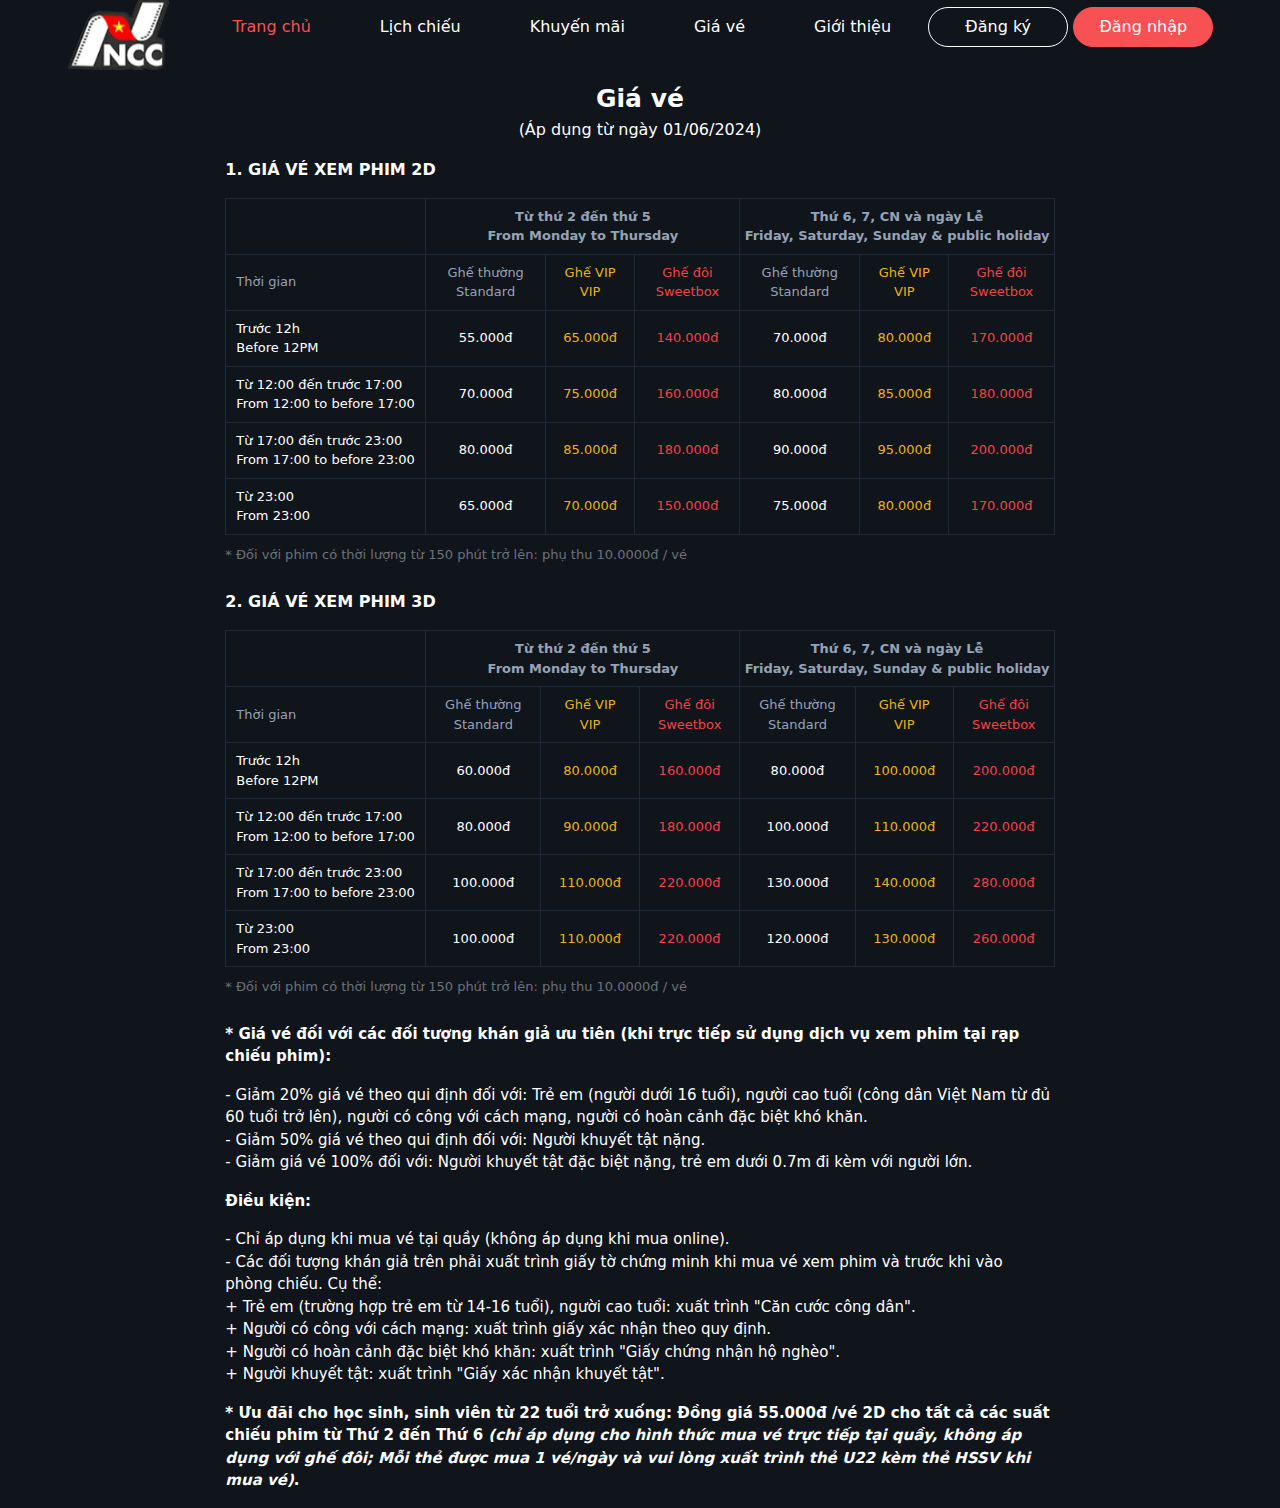
<file: price.html>
<!DOCTYPE html>
<html lang="en">
<head>
    <meta charset="UTF-8">
    <meta name="viewport" content="width=device-width, initial-scale=1.0">
    <link rel="stylesheet" href="./assets/css/style.css">
    <link rel="stylesheet" href="./assets/css/responsive.css">
    <link rel="stylesheet" href="https://cdnjs.cloudflare.com/ajax/libs/font-awesome/6.6.0/css/all.min.css" integrity="sha512-Kc323vGBEqzTmouAECnVceyQqyqdsSiqLQISBL29aUW4U/M7pSPA/gEUZQqv1cwx4OnYxTxve5UMg5GT6L4JJg==" crossorigin="anonymous" referrerpolicy="no-referrer" />
    <link
      href="https://cdn.jsdelivr.net/npm/bootstrap@5.3.3/dist/css/bootstrap.min.css"
      rel="stylesheet"
      integrity="sha384-QWTKZyjpPEjISv5WaRU9OFeRpok6YctnYmDr5pNlyT2bRjXh0JMhjY6hW+ALEwIH"
      crossorigin="anonymous"
    />
    <link rel="stylesheet" href="https://cdnjs.cloudflare.com/ajax/libs/font-awesome/6.6.0/css/all.min.css">
    <title>Joker 2: Folie À Deux</title>
</head>
<body>
    <div class="main">
        <!-- Header -->
        <div id="header">
            <div class="nav-logo">
              <img src="./assets/img/logo.webp" alt="">
              <div class="name">
                <p>TRUNG TÂM CHIẾU PHIM QUỐC GIA</p>
                <p>National Cinema Center</p>
              </div>
            </div>
            <div class="nav-menu">
              <i class="fa-solid fa-bars" id="menu-icon"></i>
            </div>
            <div class="nav-layout">
              <ul>
                <li><a href="./index.html" class="active">
                    Trang chủ
                  </a></li>
                <li><a href="">
                    Lịch chiếu
                  </a></li>
                <li><a href="">
                    Khuyến mãi
                  </a></li>
                <li><a href="./price.html">
                    Giá vé
                  </a></li>
                <li><a href="./introduction.html">
                    Giới thiệu
                  </a></li>
                <button class="btn-register">Đăng ký</button>
                <button class="btn-login">Đăng nhập</button>
              </ul>
            </div>
        </div>

        <!-- Login -->
        <div class="login js-login">
            <div class="login-container js-login-container">
            <div class="login-close js-login-close">
                <h1>Đăng nhập</h1>
                <i class="fa-solid fa-x"></i>
            </div>
            <div class="login-body">
                <label for="email"> Email</label>
                <input type="email" name="" id="" placeholder="Email">
                <label for="password"> Mật khẩu</label>
                <input type="password" name="" id="" placeholder="Mật Khẩu">
                <p>Quên mật khẩu?</p>
                <button class="btn">Đăng nhập</button>
            </div>
            <footer class="login-footer">
                <p>Bạn chưa có tài khoản? <a href="">Đăng ký</a></p>
            </footer>
            </div>
        </div>
        <div class="register js-register">
  
        </div>        


        <div class="section">
            <div class="container-fluid">
                <div class="row content">
                    <div class="col-lg-2 col-sm-0 sidenav">
                        <!-- blank -->
                    </div>
                    <div class="col-lg-8 col-sm-6">
                        <div class="price-container">
                            <div class="price-heading">
                                <p><b>Giá vé </b><br>
                                    (Áp dụng từ ngày 01/06/2024)
                                </p>
                            </div>
                            
                            

                            <div class="table-price">
                            <p><b>1. GIÁ VÉ XEM PHIM 2D</b></p>  
                              <table>
                                <tr class="table-head">
                                  <th class="col1"></th>
                                  <th colspan="3" class="col2">Từ thứ 2 đến thứ 5 <br>
                                  From Monday to Thursday
                                  </th>
                                  <th colspan="3" class="col3">Thứ 6, 7, CN và ngày Lễ <br>
                                  Friday, Saturday, Sunday & public holiday
                                  </th>
                                </tr>
                                <tr>
                                  <td class="col1">Thời gian</td>
                                  <td>Ghế thường <br> Standard</td>
                                  <td class="vipseat">Ghế VIP <br> VIP</td>
                                  <td class="sweetbox">Ghế đôi <br> Sweetbox</td>
                                  <td>Ghế thường <br> Standard</td>
                                  <td class="vipseat">Ghế VIP <br> VIP</td>
                                  <td class="sweetbox">Ghế đôi <br> Sweetbox</td>
                                </tr>
                                <tr>
                                  <td class="white col1">Trước 12h <br>Before 12PM</td>
                                  <td class="white">55.000đ</td>
                                  <td class="vipseat">65.000đ</td>
                                  <td class="sweetbox">140.000đ</td>
                                  <td class="white">70.000đ</td>
                                  <td class="vipseat">80.000đ</td>
                                  <td class="sweetbox">170.000đ</td>
                                </tr>
                                <tr>
                                  <td class="white col1">Từ 12:00 đến trước 17:00 <br>From 12:00 to before 17:00</td>
                                  <td class="white">70.000đ</td>
                                  <td class="vipseat">75.000đ</td>
                                  <td class="sweetbox">160.000đ</td>
                                  <td class="white">80.000đ</td>
                                  <td class="vipseat">85.000đ</td>
                                  <td class="sweetbox">180.000đ</td>
                                </tr>
                                <tr>
                                  <td class="white col1">Từ 17:00 đến trước 23:00 <br>From 17:00 to before 23:00</td>
                                  <td class="white">80.000đ</td>
                                  <td class="vipseat">85.000đ</td>
                                  <td class="sweetbox">180.000đ</td>
                                  <td class="white">90.000đ</td>
                                  <td class="vipseat">95.000đ</td>
                                  <td class="sweetbox">200.000đ</td>
                                </tr>
                                <tr>
                                  <td class="white col1">Từ 23:00 <br>From 23:00</td>
                                  <td class="white">65.000đ</td>
                                  <td class="vipseat">70.000đ</td>
                                  <td class="sweetbox">150.000đ</td>
                                  <td class="white">75.000đ</td>
                                  <td class="vipseat">80.000đ</td>
                                  <td class="sweetbox">170.000đ</td>
                                </tr>
                              </table>
                              <p class="caution-text">* Đối với phim có thời lượng từ 150 phút trở lên: phụ thu 10.0000đ / vé</p>
                            </div>

                            <div class="table-price">
                              <p><b>2. GIÁ VÉ XEM PHIM 3D</b></p>
                              <table>
                                <tr class="table-head">
                                  <th class="col1"></th>
                                  <th colspan="3" class="col2">Từ thứ 2 đến thứ 5 <br>
                                  From Monday to Thursday
                                  </th>
                                  <th colspan="3" class="col3">Thứ 6, 7, CN và ngày Lễ <br>
                                  Friday, Saturday, Sunday & public holiday
                                  </th>
                                </tr>
                                <tr>
                                  <td class="col1">Thời gian</td>
                                  <td>Ghế thường <br> Standard</td>
                                  <td class="vipseat">Ghế VIP <br> VIP</td>
                                  <td class="sweetbox">Ghế đôi <br> Sweetbox</td>
                                  <td>Ghế thường <br> Standard</td>
                                  <td class="vipseat">Ghế VIP <br> VIP</td>
                                  <td class="sweetbox">Ghế đôi <br> Sweetbox</td>
                                </tr>
                                <tr>
                                  <td class="white col1">Trước 12h <br>Before 12PM</td>
                                  <td class="white">60.000đ</td>
                                  <td class="vipseat">80.000đ</td>
                                  <td class="sweetbox">160.000đ</td>
                                  <td class="white">80.000đ</td>
                                  <td class="vipseat">100.000đ</td>
                                  <td class="sweetbox">200.000đ</td>
                                </tr>
                                <tr>
                                  <td class="white col1">Từ 12:00 đến trước 17:00 <br>From 12:00 to before 17:00</td>
                                  <td class="white">80.000đ</td>
                                  <td class="vipseat">90.000đ</td>
                                  <td class="sweetbox">180.000đ</td>
                                  <td class="white">100.000đ</td>
                                  <td class="vipseat">110.000đ</td>
                                  <td class="sweetbox">220.000đ</td>
                                </tr>
                                <tr>
                                  <td class="white col1">Từ 17:00 đến trước 23:00 <br>From 17:00 to before 23:00</td>
                                  <td class="white">100.000đ</td>
                                  <td class="vipseat">110.000đ</td>
                                  <td class="sweetbox">220.000đ</td>
                                  <td class="white">130.000đ</td>
                                  <td class="vipseat">140.000đ</td>
                                  <td class="sweetbox">280.000đ</td>
                                </tr>
                                <tr>
                                  <td class="white col1">Từ 23:00 <br>From 23:00</td>
                                  <td class="white">100.000đ</td>
                                  <td class="vipseat">110.000đ</td>
                                  <td class="sweetbox">220.000đ</td>
                                  <td class="white">120.000đ</td>
                                  <td class="vipseat">130.000đ</td>
                                  <td class="sweetbox">260.000đ</td>
                                </tr>
                              </table>
                              <p class="caution-text">* Đối với phim có thời lượng từ 150 phút trở lên: phụ thu 10.0000đ / vé</p>
                            </div>

                            <div class="condition">
                              <p style="font-weight: bold;">*  Giá vé đối với các đối tượng khán giả ưu tiên (khi trực tiếp sử dụng dịch vụ xem phim tại rạp chiếu phim):</p>
                              <p>
                                - Giảm 20% giá vé theo qui định đối với: Trẻ em (người dưới 16 tuổi), người cao tuổi (công dân Việt Nam từ đủ 60 tuổi trở lên), người có công với cách mạng, người có hoàn cảnh đặc biệt khó khăn. <br>
                                - Giảm 50% giá vé theo qui định đối với: Người khuyết tật nặng. <br>
                                - Giảm giá vé 100% đối với: Người khuyết tật đặc biệt nặng, trẻ em dưới 0.7m đi kèm với người lớn.
                              </p>
                              <p style="font-weight: bold;">Điều kiện:</p>
                              <p>
                                - Chỉ áp dụng khi mua vé tại quầy (không áp dụng khi mua online). <br>
                                - Các đối tượng khán giả trên phải xuất trình giấy tờ chứng minh khi mua vé xem phim và trước khi vào phòng chiếu. Cụ thể: <br>
                                + Trẻ em (trường hợp trẻ em từ 14-16 tuổi), người cao tuổi: xuất trình "Căn cước công dân". <br>
                                + Người có công với cách mạng: xuất trình giấy xác nhận theo quy định. <br>
                                + Người có hoàn cảnh đặc biệt khó khăn: xuất trình "Giấy chứng nhận hộ nghèo". <br>
                                + Người khuyết tật: xuất trình "Giấy xác nhận khuyết tật". <br>
                              </p>
                              <p style="font-weight: bold;">* Ưu đãi cho học sinh, sinh viên từ 22 tuổi trở xuống: Đồng giá 55.000đ /vé 2D cho tất cả các suất chiếu phim từ Thứ 2 đến Thứ 6 <i>(chỉ áp dụng cho hình thức mua vé trực tiếp tại quầy, không áp dụng với ghế đôi; Mỗi thẻ được mua 1 vé/ngày và vui lòng xuất trình thẻ U22 kèm thẻ HSSV khi mua vé)</i>.</p>
                            </div>
                        </div>
                    </div>
                </div>
            </div>
            
            
        </div>
        
    </div>
</body>
</file>
<file: assets/css/style.css>
* {
  padding: 0;
  margin: 0;
  box-sizing: border-box;
}

html {
  font-family: Arial, Helvetica, sans-serif;
  scroll-behavior: smooth;
}

.hidden {
  display: none;
}

/* main */

#header {
  height: 70px;
  background-color: #10141b;
  position: fixed;
  display: flex;
  z-index: 1000;
  top: 0;
  right: 0;
  width: 100%;
  align-items: center;
  justify-content: center;
}

.nav-logo .name {
  color: #fff;
  display: none;
  margin: auto;
  font-size: 13px;
}

.nav-logo {
  height: 70px;
  min-width: 100px;

  display: flex;
}

.nav-menu {
  display: none;
  color: #fff;
  padding: 20px;
  font-size: 20px;
  cursor: pointer;
}

.nav-layout {
  display: flex;
  align-items: center;
  justify-content: center;
}

.nav-layout {
  column-gap: 5rem;
}

.nav-layout li {
  list-style-type: none;
  display: inline-block;
  padding: 0 2rem;
}

.nav-layout li a {
  text-decoration: none;
  color: #fff;
  font-size: 1rem;
  font-weight: 500;
}

.nav-layout li a:hover {
  color: #f75154;
}

.nav-layout .active {
  color: #f75154;
}

/* #nav{
    display: flex;
    justify-content: space-around;
    align-items: center;
    } */
/* .nav-logo{
    width: 10px;
    height: 10px;
    } */
/* .nav-logo img{
    height: 70px;
    } */

/* .nav-layout{
    display: inline-block;
    list-style-type: none;
    } */
/* .nav-layout li{
    padding: 0 30px;
    } */
/* .nav-layout li a{
    text-decoration: none;
    color: #fff;
    } */
/* .nav-layout li a:hover{
    color: #F75154;
    } */
/* .nav-layout li{
    display: inline-block;
    } */

.nav-layout button {
  width: 140px;
  height: 40px;
  color: #fff;
  background-color: #10141b;
  border-radius: 50px;
  border: 1px solid #fff;
}

.nav-layout .btn-login {
  background-color: #f75154;
  border: 1px solid #f75154;
  transition: transform 0.3s;
}

/* .nav-login .btn-register:hover{
    background-color: #1E293B;
    } */
.nav-layout button:hover {
  cursor: pointer;
  transform: translateY(-2px);
}

/* Login & register */
.login.open {
  display: flex;
}

.login {
  position: fixed;
  top: 0;
  bottom: 0;
  left: 0;
  right: 0;
  z-index: 1000;
  display: none;
  align-items: center;
  justify-content: center;
  flex-direction: column;
}

.login-container {
  background-color: #10141b;
  width: 450px;
  max-width: calc(100%-32px);
  min-height: 450px;
  position: relative;
  animation: modelFadeIn ease 0.5s;
  border-radius: 20px;
  padding: 30px;
  display: flex;
  flex-direction: column;
  justify-content: space-between;
}

.login-close {
  color: #fff;
  float: right;
  display: flex;
  justify-content: space-between;
  flex: 1;
}

.login-close h1 {
  color: #fff;
  font-size: 25px;
}

.login-body {
  margin: 20px 0;
  display: flex;
  flex-direction: column;
  color: #fff;
  width: 100%;
  flex: 2;
}

.login-body input {
  height: 50px;
  background-color: #10141b;
  border: 1px solid #1e293b;
  border-radius: 10px;
  margin: 10px 0;
  padding: 10px;
}
.login-body p {
  display: flex;
  margin: 15px 0;
  color: #e54242;
  justify-content: end;
  cursor: pointer;
}

.login-body p:hover {
  text-decoration: underline;
}

.login-body button {
  background-image: linear-gradient(to right, #e6121d, #fb5f60);
  height: 40px;
  border-radius: 20px;
  margin: 10px 0;
  color: #fff;
  cursor: pointer;
}
.login-footer {
  color: #fff;
  flex: 2;
  display: flex;
  justify-content: center;
}
.login-footer a {
  color: #e54242;
  text-decoration: none;
}

/* slide */

#slide {
  display: flex;
  overflow: hidden;
  position: relative;
  margin-top: 70px;
}

#slide img {
  width: 100%;
  object-fit: cover;
  animation: fadeInSlideshow 1s ease-in-out;
}

@keyframes fadeInSlideshow {
  from {
    opacity: 0.8;
  }
  to {
    opacity: 1;
  }
}

#slide .slide-btn:hover {
  background-color: #f75154;
}

#slide .slide-btn-left {
  position: absolute;
  top: 50%;
  left: 0;
  transform: translateY(-50%);
  background-color: rgba(0, 0, 0, 0.5);
  color: #fff;
  padding: 10px 20px;
  border-radius: 0 50px 50px 0;
  cursor: pointer;
}

#slide .slide-btn-right {
  position: absolute;
  top: 50%;
  right: 0;
  transform: translateY(-50%);
  background-color: rgba(0, 0, 0, 0.5);
  color: #fff;
  padding: 10px 20px;
  border-radius: 50px 0 0 50px;
  cursor: pointer;
}

body {
  font-family: Arial, Helvetica, sans-serif;
  background-color: #10141b;
}
.section {
  background-color: #10141b;
  padding-top: 80px;
}

/* Index */
#container {
  height: auto;
}
.col {
  padding: 15px;
}
.col .card{
  background-color: #262a30;
  box-shadow: 4px 4px 20px 10px #0c0c0c;
}
.card-title {
  text-align: left;
}
.card-body {
  text-align: left;
  font-size: 14px;
}
.card-body {
  height: 250px;
}
.card-body h5{
  color: #dddcdc;
}
.card-text{
  color: #dddcdc;
}
.img-container img {
  height: 280px;
}
#bottom {
  position: absolute;
  bottom: 15px;
  right: 15px;
  font-weight: bold;
  font-size: 14px;
}
#info_bottom {
  position: absolute;
  bottom: 15px;
  right: 100px;
  font-size: 14px;
}
.movie_poster img {
  max-width: 300px;
  height: auto;
}

.movie-info {
  text-align: left;
  color: white;
}
.time {
  display: flex;
}
.time p {
  padding: 5px;
}
.movie-content {
  padding-top: 30px;
}
h4 {
  text-align: left;
  color: white;
}
.movie-description {
  color: whitesmoke;
  text-align: justify;
  font-size: 13px;
}


/* Footer */
.footer ul li {
  list-style-type: none;
  text-decoration: none;
  margin: 0;
  padding: 0px;
}
.footer a {
  text-decoration: none;
  color: rgba(0, 0, 0, 0.5);
  text-align: left;
}
.footer a:hover {
  color: black;
}
.cinema-info {
  display: flex;
  flex-wrap: nowrap;
  justify-content: center;
  color: rgba(0, 0, 0, 0.5);
}
.cinema-info p {
  padding: 10px;
}
.poster-container{
  width: auto;
}

/* movie_Joker2 */
.poster-container .poster{
  opacity: 1;
  -webkit-transition: .3s ease-in-out;
	transition: .3s ease-in-out;
  cursor: pointer;
}
.poster img{
  width: 100%;
  height: auto;
}
.poster-container:hover .poster{
  -webkit-filter: grayscale(100%) blur(3px);
	filter: grayscale(100%) blur(3px);
}
.hover-button {
  position: absolute;
  top: 50%;
  left: 50%;
  transform: translate(-50%, -50%);
  background-color: rgba(0, 0, 0, 0.7);
  color: white;
  border: none;
  padding: 10px 20px;
  cursor: pointer;
  border-radius: 5px;
  opacity: 0;
  transition: opacity 0.3s ease;
}
.movie-type .nav-link{
  color:#1A1D23;
}
.poster-container:hover .hover-button {
  opacity: 1;
  color: green; 
}

iframe{
  display: block;
  margin-left: auto;
  margin-right: auto;
  width: 960px;
  height: 540px
}
.modal-content{
  width: 800px;
}
.modal-body{
  padding: 0;
}
.modal-dialog{
  width: fit-content;
}
.date-picker{
  height: fit-content;
  background-color: #1A1D23;
  
}
.format-picker{
  height: fit-content;
  background-color: #1A1D23;
  
}
.nav-pills .nav-item .nav-link {
  color: #FFF;
}
.nav-pills .nav-item .nav-link.active {
  background-color: #DC2626;
}


.formatpick{
  display: flex;
  flex-flow: wrap;
  list-style-type: none;
  text-decoration: none;
  margin-left: 0;
  padding: 0;
}
.formatpick .btn{
  color: white;
  border-color: #3c3e42;
  font-size: medium;
  width: 150px;
  border-radius: 15px;
  margin-right: 20px;
}
.formatpick .btn:hover{
  background-color: #DC2626;
  border-color: #DC2626;
}
.formatpick .btn.active{
  background-color: #DC2626;
}

.time-container{
  overflow: hidden;
  display: flex;
  flex-flow:wrap;
  padding-bottom: 20px;
}
.time-container .filterDiv{
  display: none;
}
.time-container .show{
  display: block;
}
.time-container button{
  margin-right: 20px;
  margin-top: 20px;
  width: 125px;
  border-color: #3c3e42;
  color: white; 
  font-size: medium;
  border-radius: 20px;
}
.time-container button:hover{
  margin-right: 20px;
  margin-top: 20px;
  width: 125px;
  background-color: #DC2626;
  border-color: #DC2626;
}

/* .time-container button:active{
  background-color: #DC2626;
} */

.footer-logo img, .footer-logo p{
  margin-left: 50px;
}

/* price */
.price-heading p{
  color: white;
  text-align: center;
}
.price-heading b{
  font-size: 25px;
}
.price-container p{
  color: white;
}

.table-price table{
  margin-left: auto;
  margin-right: auto;
  font-size: 13px;
  text-align: center;
}

.table-price table, .table-price th, .table-price td {
  border: 1px solid #1E293B;
  border-collapse: collapse;

}

.table-price th, .table-price td{
  padding-top: 8px;
  padding-bottom: 8px;

}

.table-price .table-head{
  text-align: center;
}

th.col1{
  width: 200px;
}
td.col1{
  text-align: left;
  padding-left: 10px;
}
th.col2, th.col3{
  width: 400px;

}



.table-price th , .table-price td{
  color: #94A3B8;
}

td.vipseat{
  color: #EAB315;
}
td.sweetbox{
  color: #EF4444;
}
td.white{
  color: white;
}

p.caution-text{
  padding-top: 10px;
  padding-bottom: 10px;
  color: #6d727c;
  font-size: 13px;
}

.condition{
  font-size: 15px;
  color: white;
}

/* introduction */
.tab-description-container{
  display: flex;
  flex-direction: row;
  justify-content: center;
  padding-top: 30px;
}
.description-content-container{
  padding-bottom: 50px;
}
.description p{
  color: white;
  font-size: 18px;
  padding-top: 5px;
  padding-bottom: 5px;
}

.image-container img{
  width: 900px;
  height: auto;
  padding-top: 10px;
  padding-bottom: 10px;
}
</file>
<file: assets/css/responsive.css>
/* PC */
@media (min-width: 1023px){

}

/* tablet & mobile */
@media (max-width: 1100px){
#header{
display: flex;
justify-content: space-between;
}
.nav-logo .name{
display: block;
}
.nav-layout{
display: none;
position: absolute;
top: 100%;
left: 0;
right: 0;
flex-direction: column;
background: #191E25;
row-gap: 1.4rem;
padding: 20px;
}
.nav-menu{
display: block;
}
.nav-layout li{
display: block;
text-align: center;
padding: 20px;
}
.nav-layout button{
margin: 20px;
}
.nav-layout.active{
display: flex;
}
.list-container{

    justify-content: center;
}
}

@media (min-width: 740px) and (max-width: 1023px){

}
/* Mobile */
@media (max-width: 739px){

}
</file>
